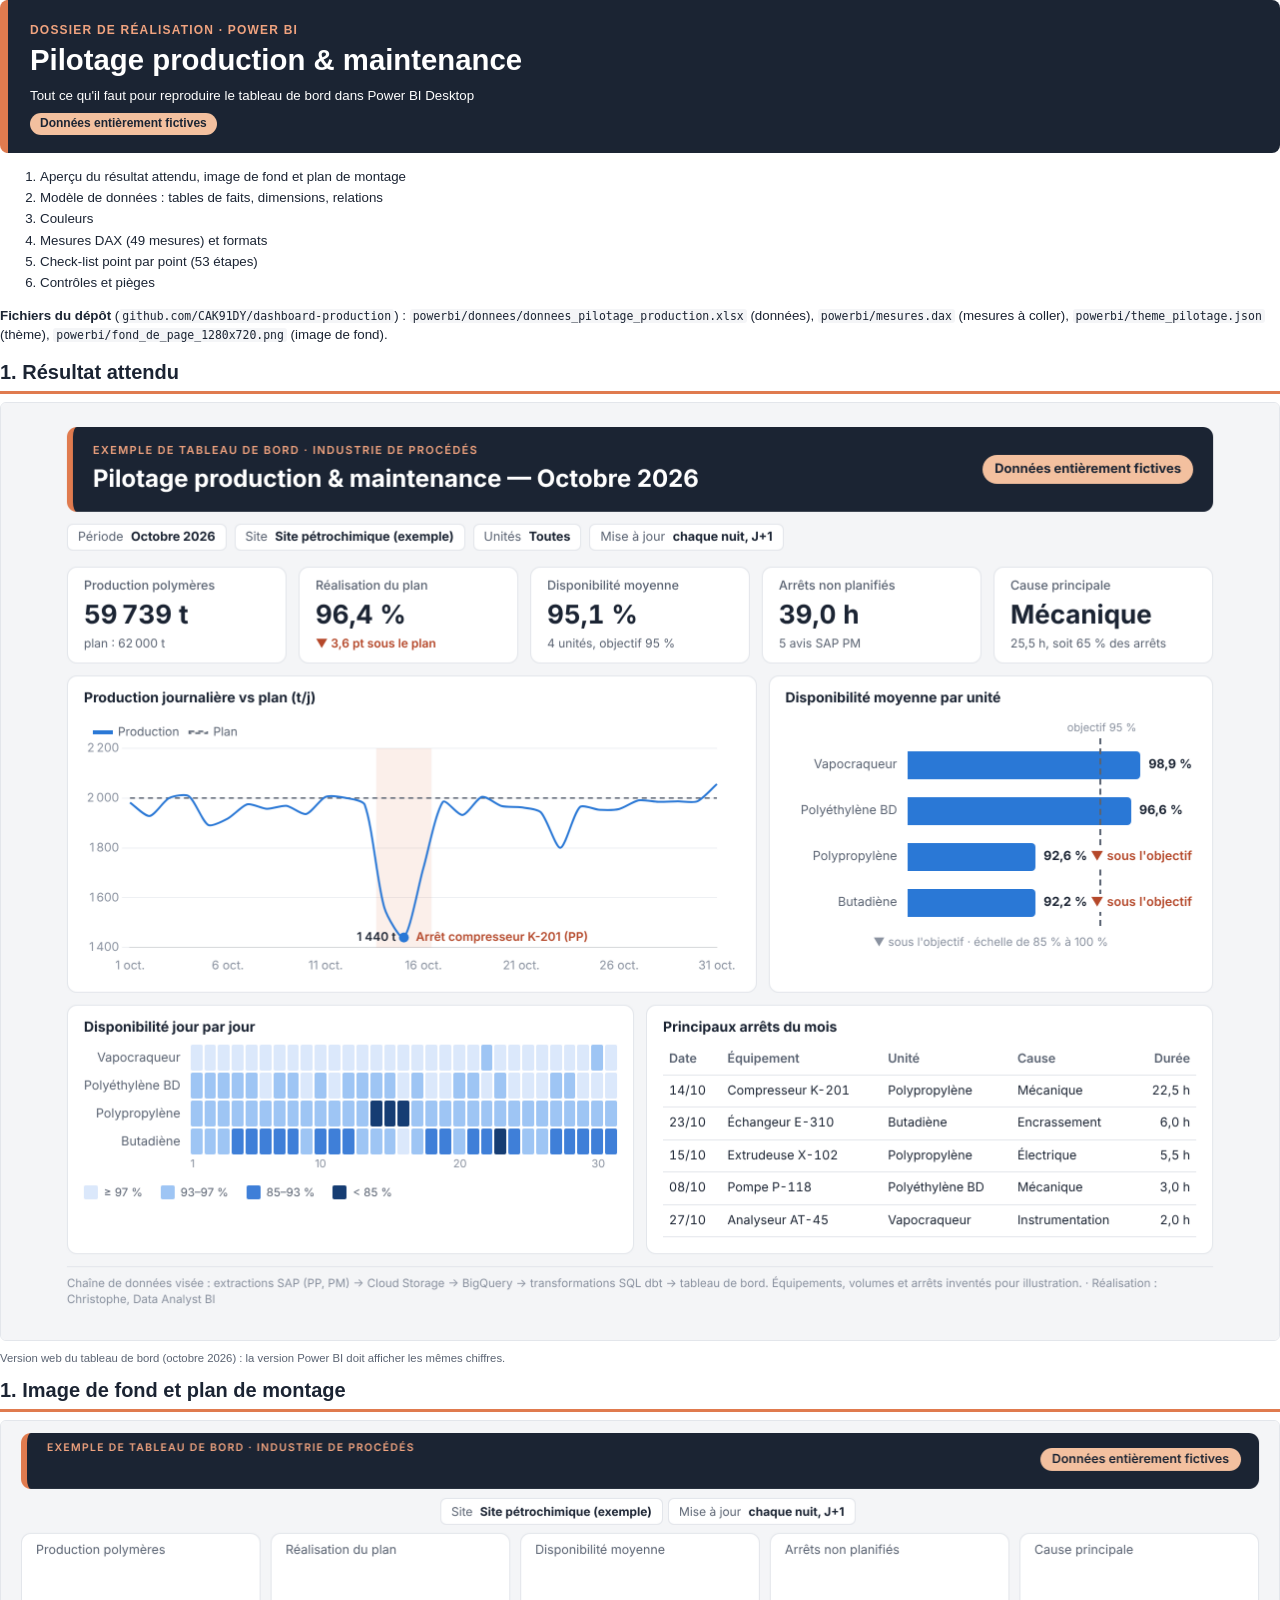
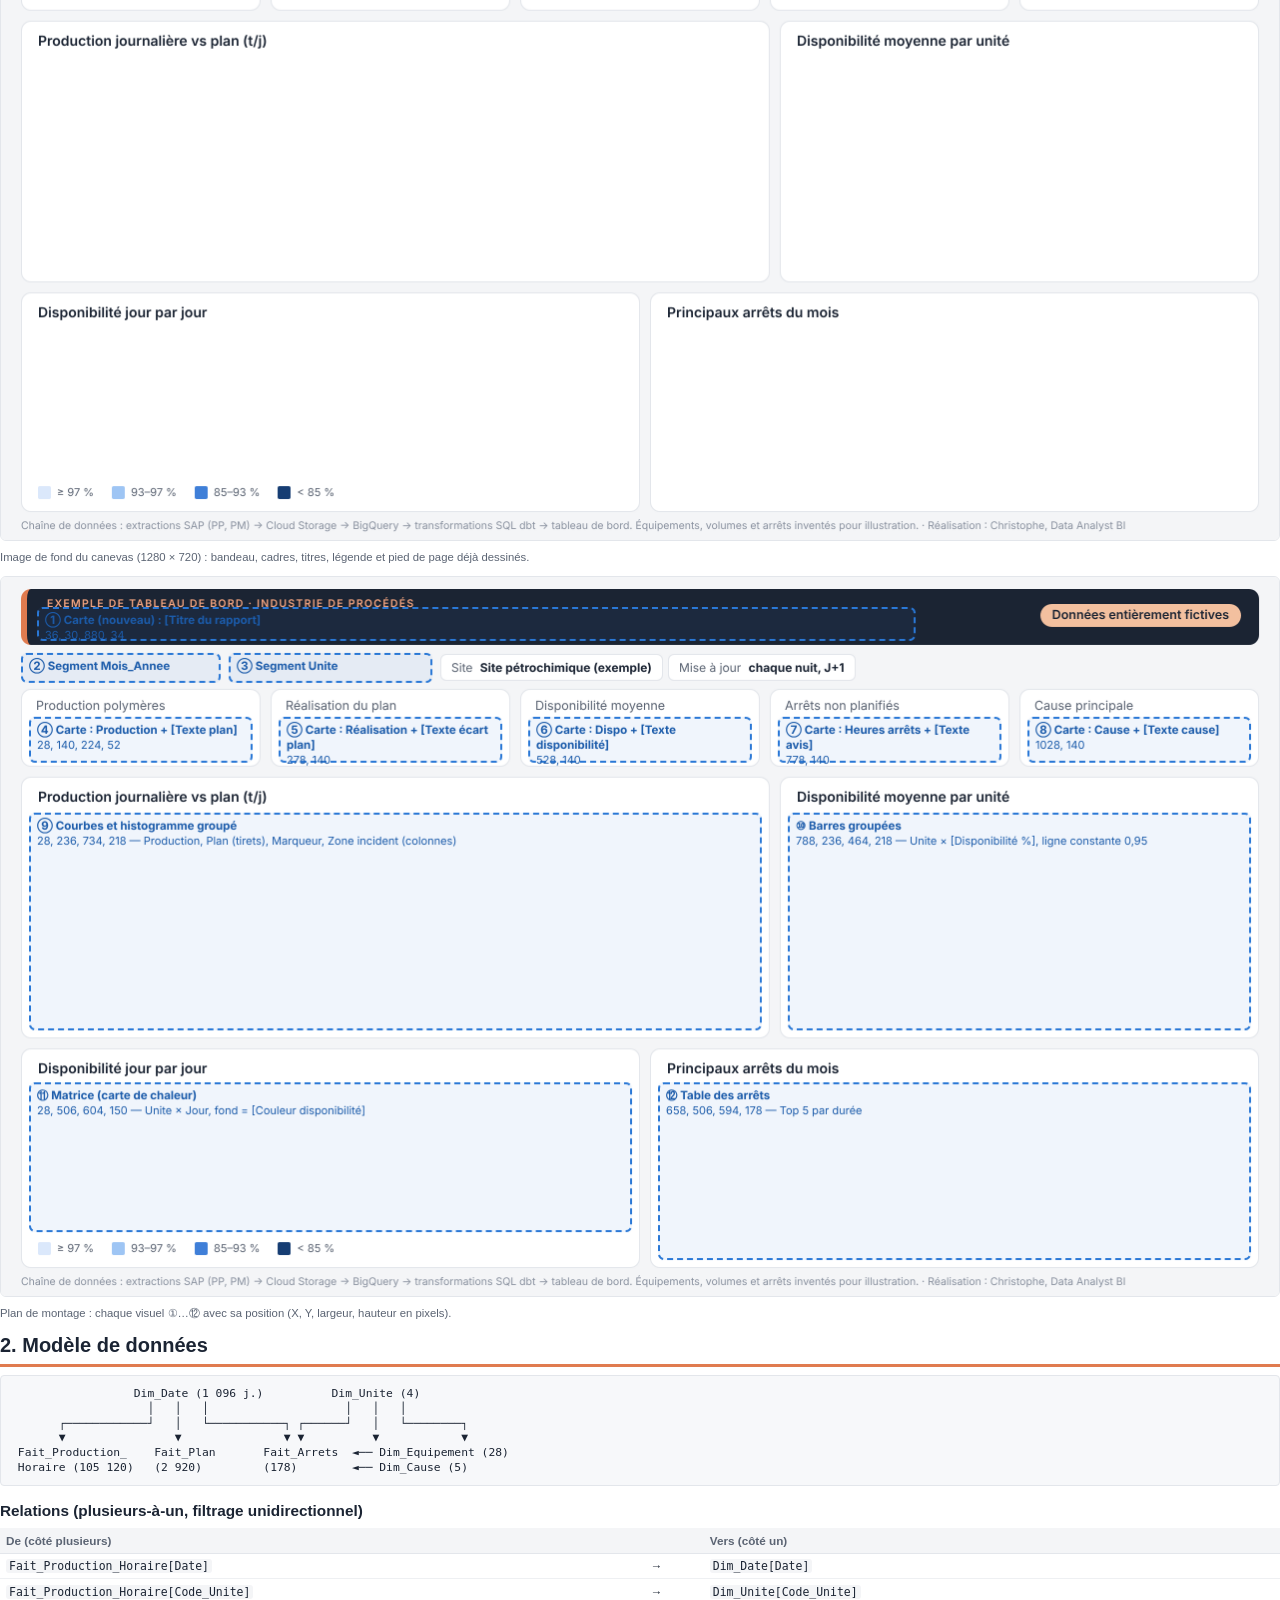
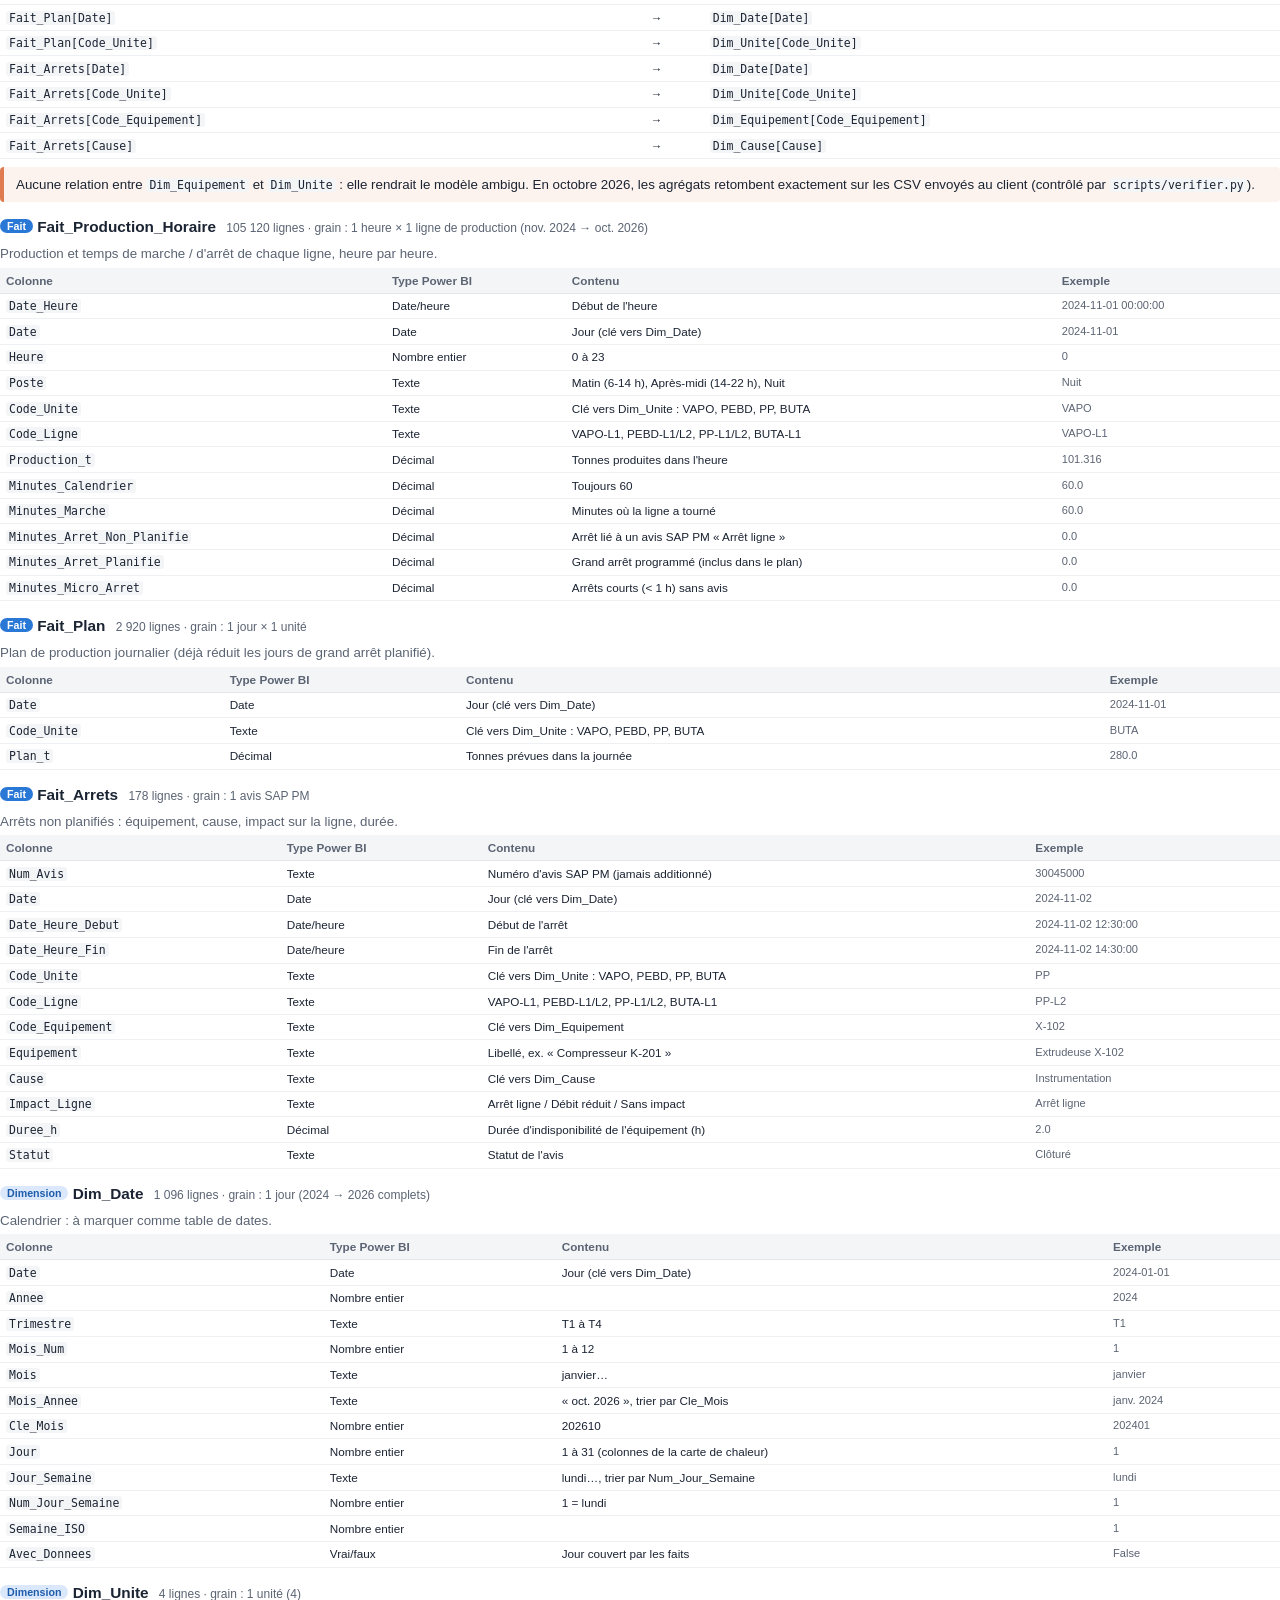
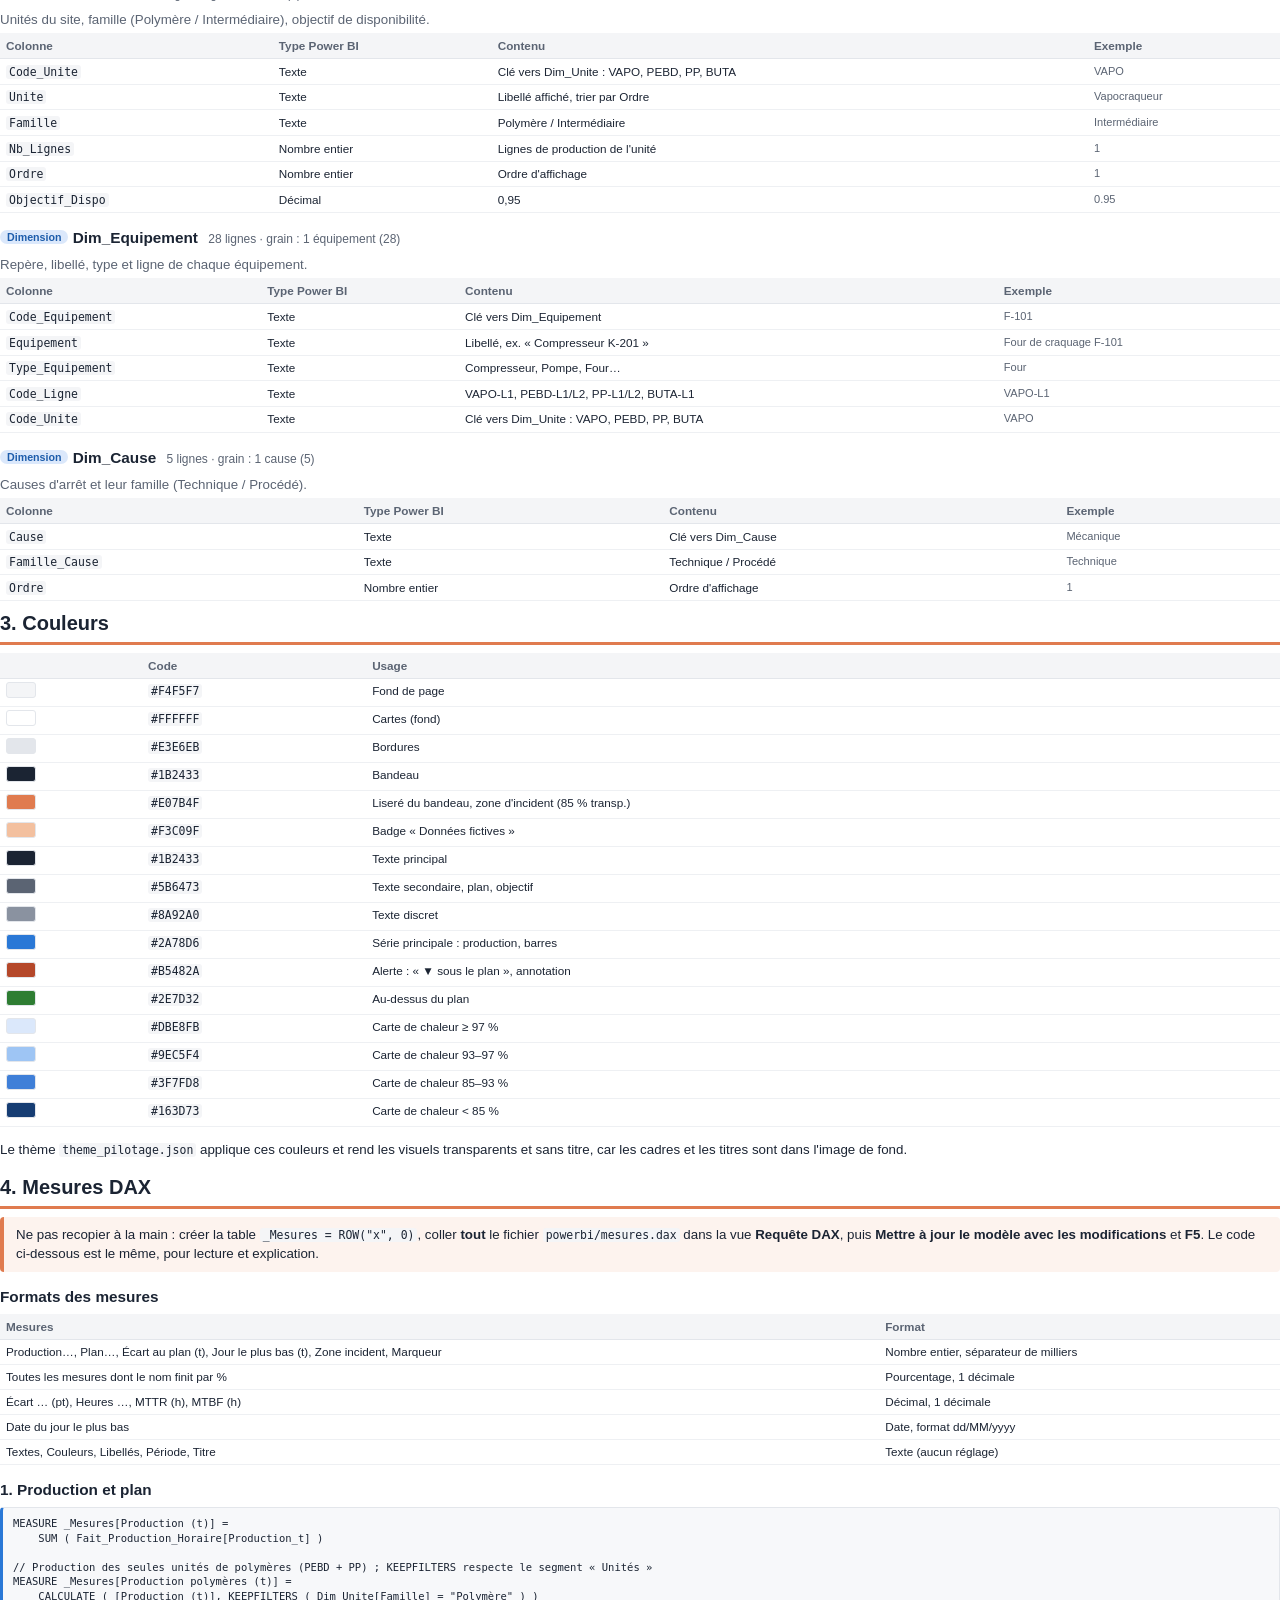
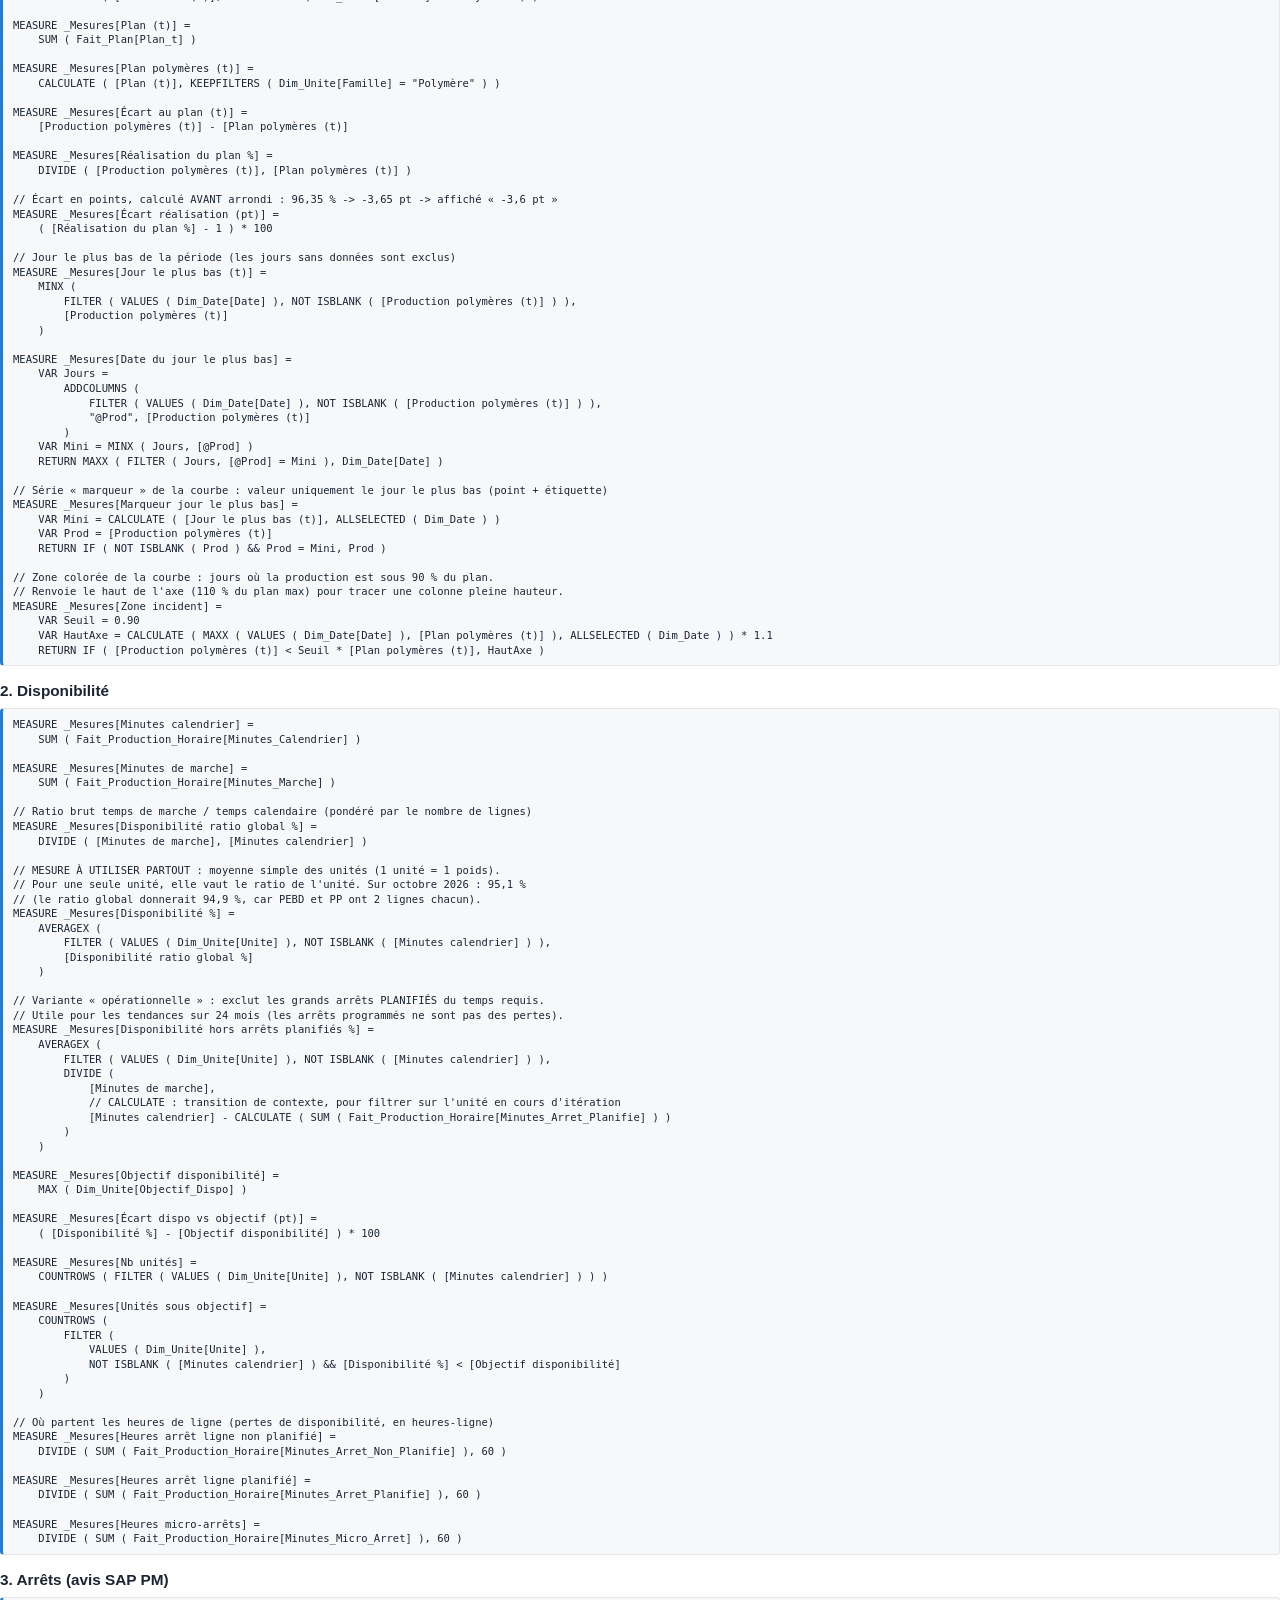
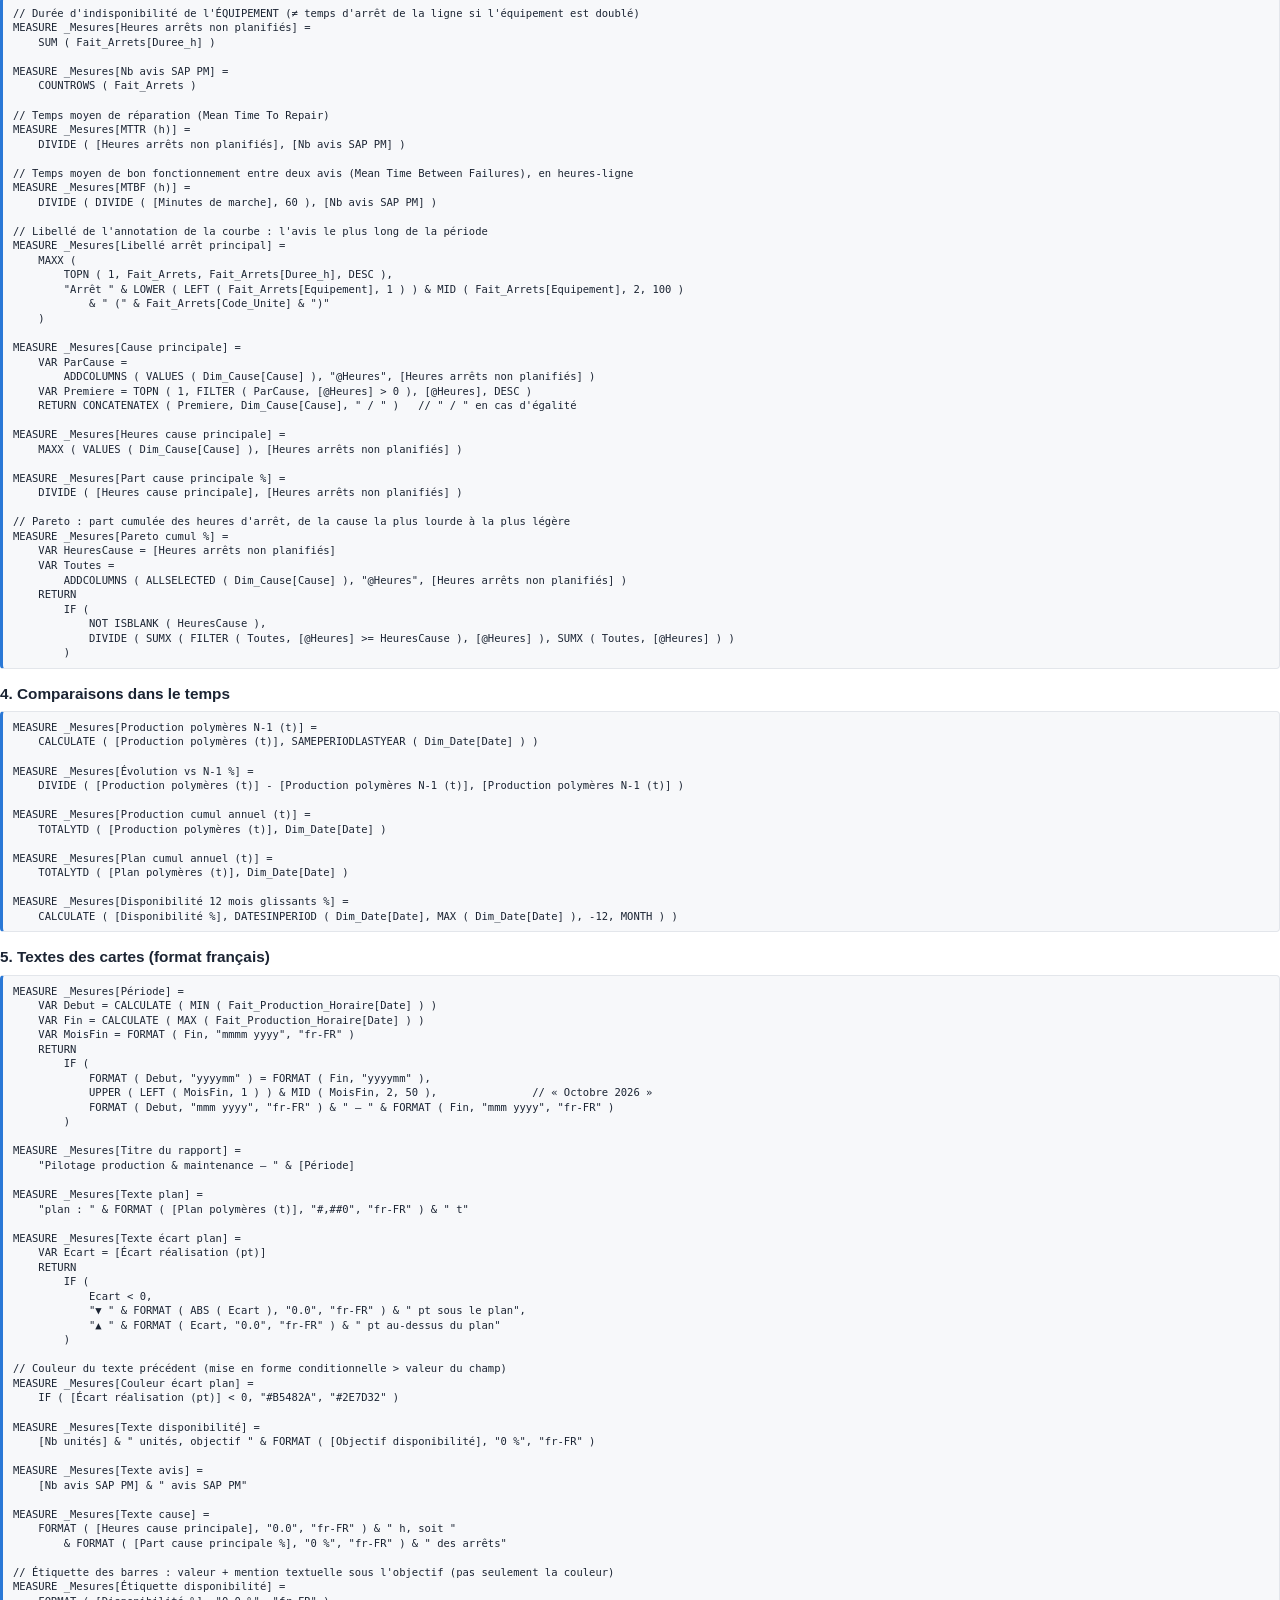
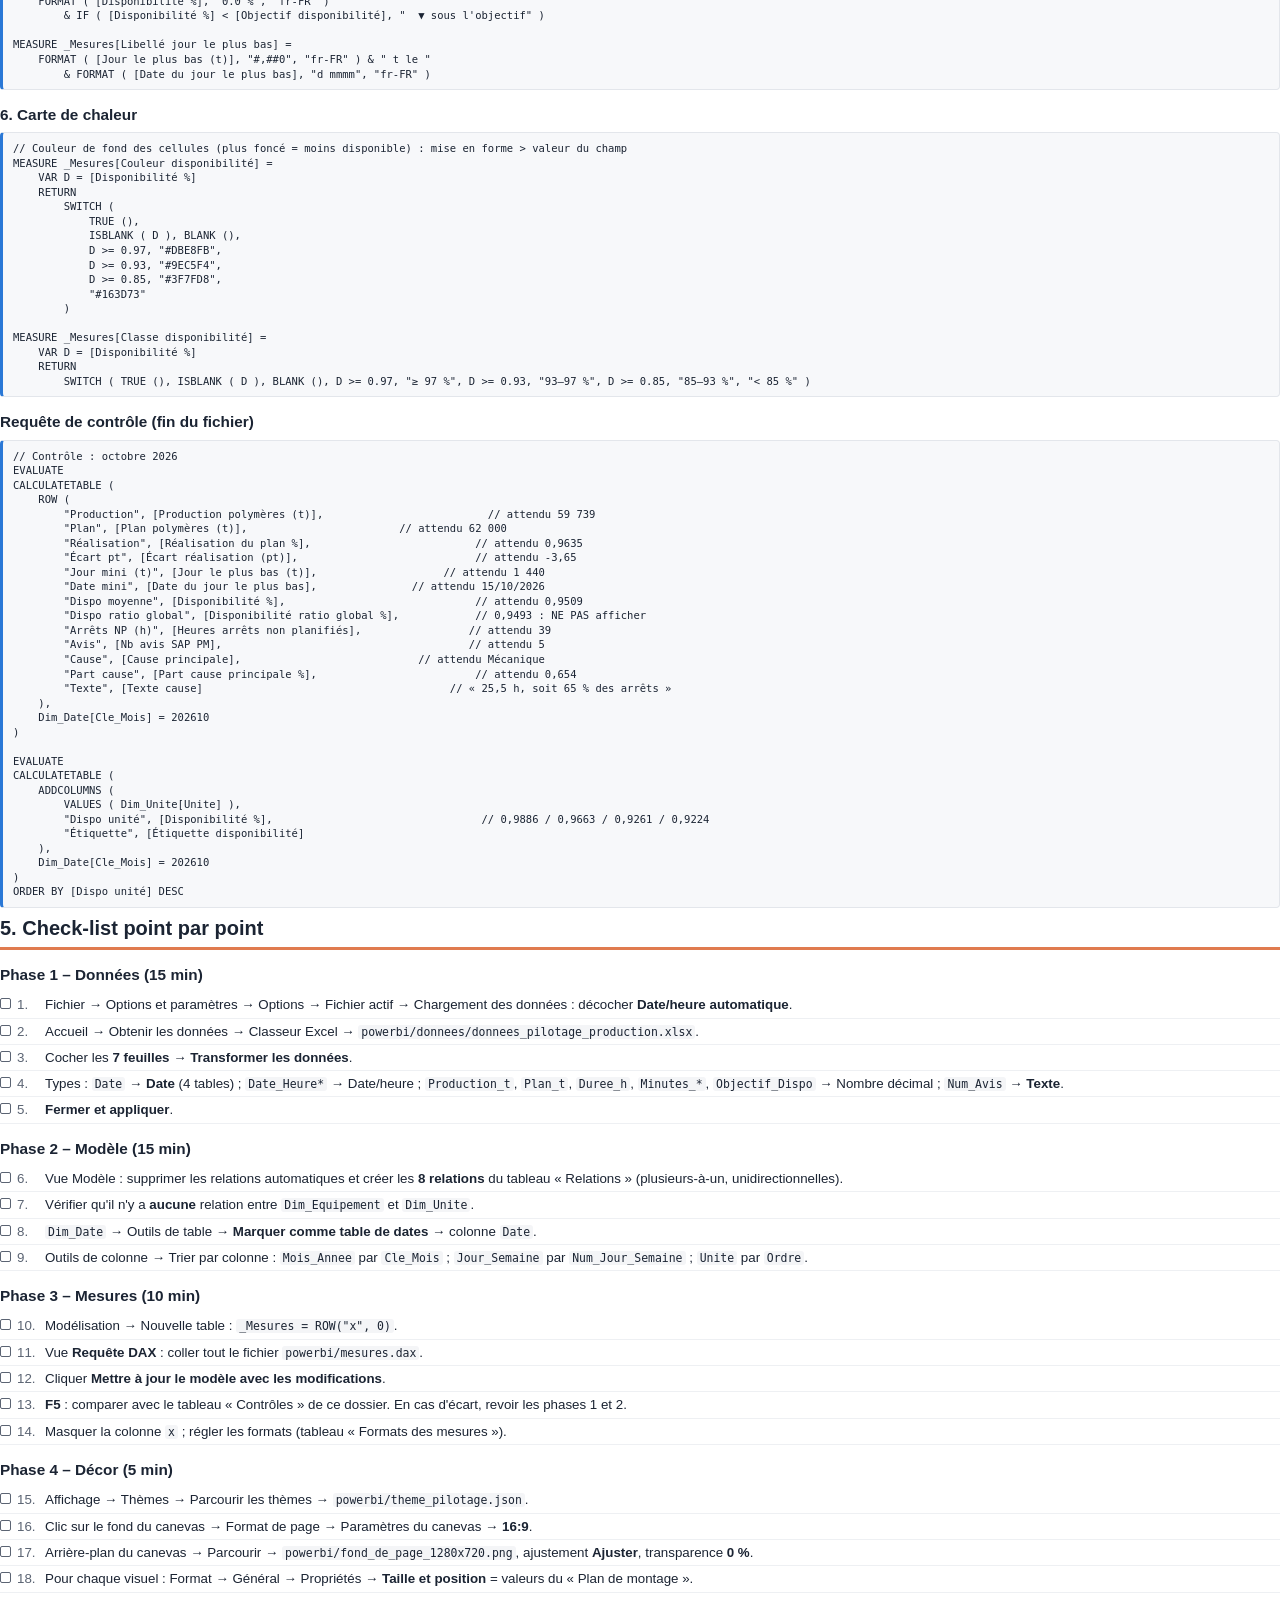
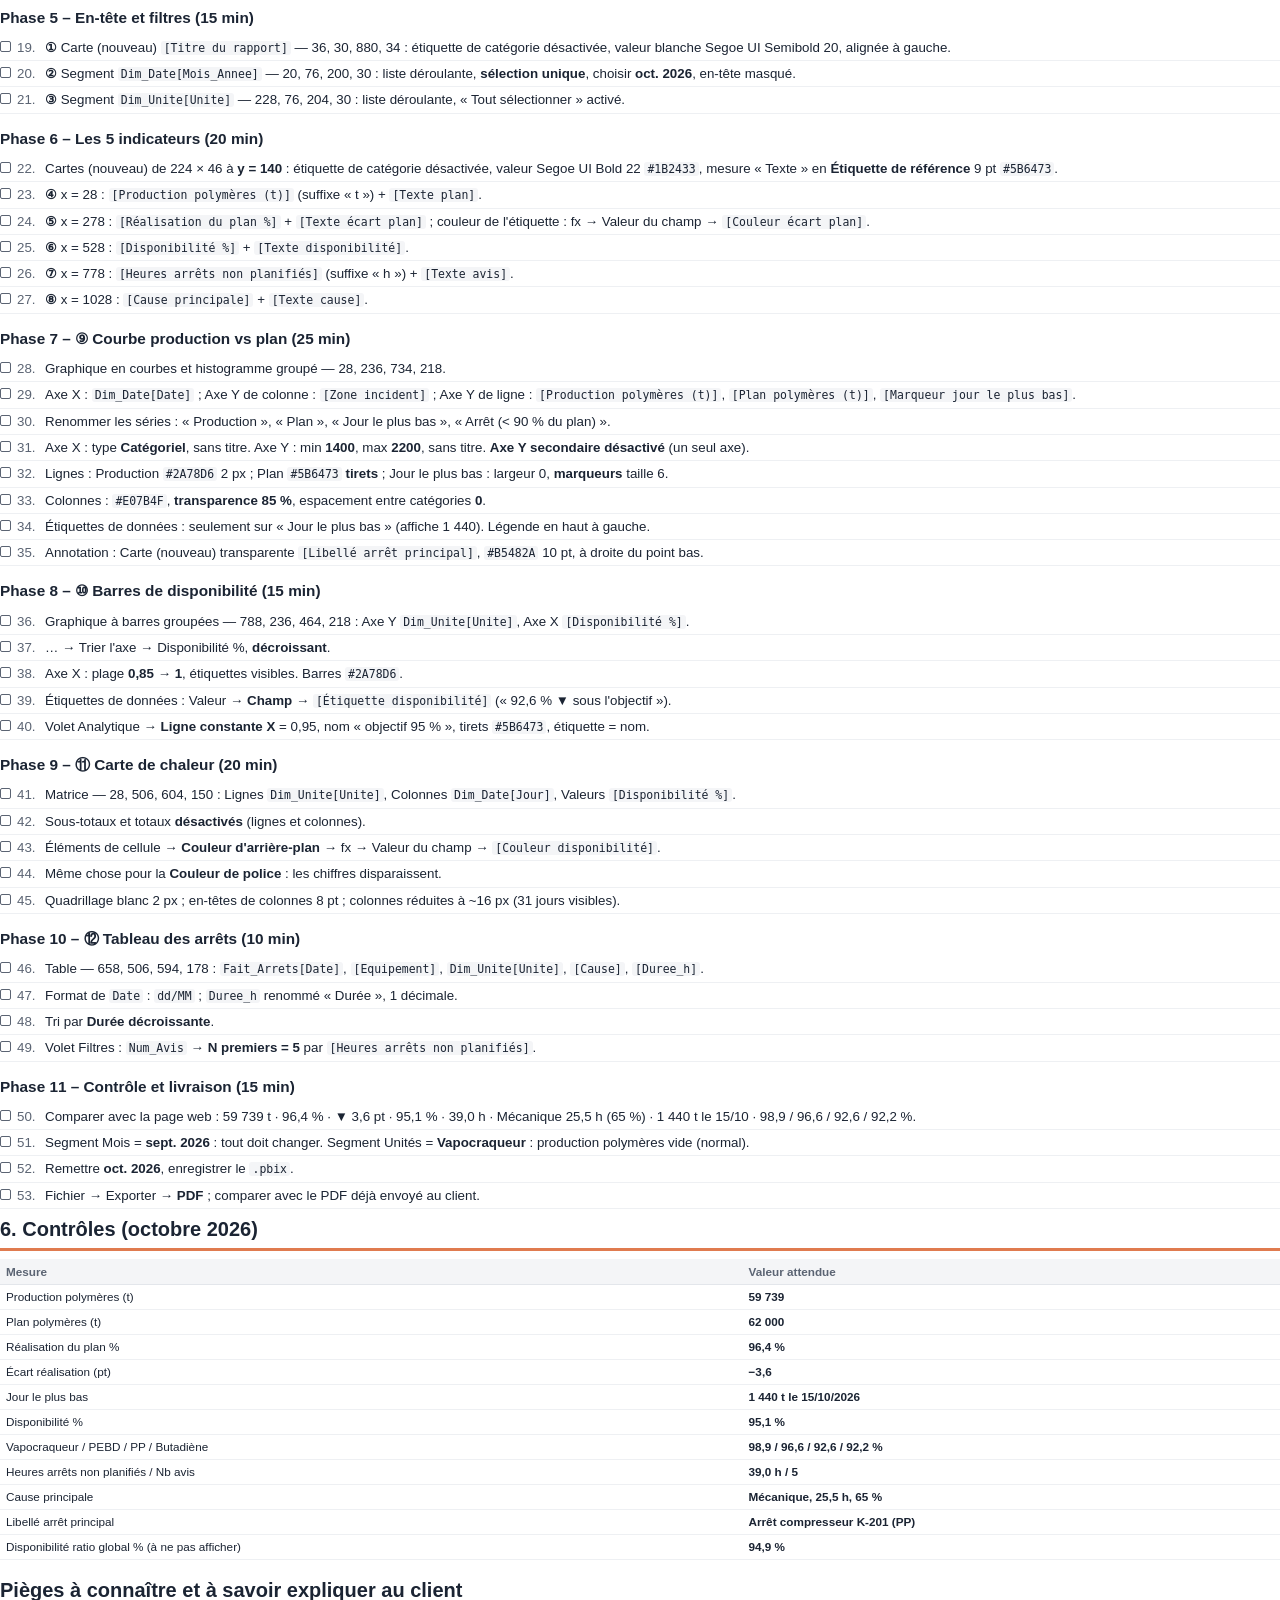
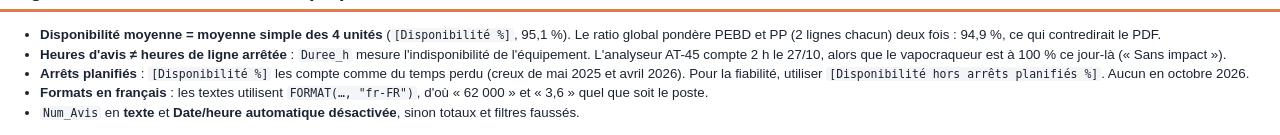
<file: powerbi/dossier_power_bi.html>
<!doctype html>
<html lang="fr"><head><meta charset="utf-8">
<title>Dossier de réalisation Power BI — Pilotage production & maintenance</title>
<style>
  @page { size: A4; margin: 14mm 13mm; }
  * { box-sizing: border-box; }
  body { font: 10pt/1.45 "Segoe UI", Inter, sans-serif; color: #1B2433; margin: 0; }
  h1 { font-size: 22pt; margin: 0 0 4px; }
  h2 { font-size: 15pt; margin: 0 0 8px; padding-bottom: 4px; border-bottom: 3px solid #E07B4F; break-after: avoid; }
  h3 { font-size: 11.5pt; margin: 14px 0 6px; break-after: avoid; }
  h3 small { font-weight: 400; color: #5B6473; font-size: 9pt; margin-left: 6px; }
  section { break-before: page; }
  section.premiere { break-before: auto; }
  .couverture { background: #1B2433; color: #fff; border-left: 8px solid #E07B4F; border-radius: 8px; padding: 18px 22px; margin-bottom: 14px; }
  .couverture p { margin: 4px 0 0; color: #F0A37F; font-size: 9pt; letter-spacing: .1em; text-transform: uppercase; font-weight: 600; }
  .badge { display: inline-block; background: #F3C09F; color: #1B2433; border-radius: 99px; padding: 2px 10px; font-weight: 600; font-size: 9pt; margin-top: 8px; }
  img { width: 100%; border: 1px solid #E3E6EB; border-radius: 6px; }
  figure { margin: 0 0 10px; break-inside: avoid; }
  figcaption { font-size: 8.5pt; color: #5B6473; margin-top: 3px; }
  table { width: 100%; border-collapse: collapse; font-size: 8.8pt; margin-bottom: 8px; break-inside: auto; }
  th { text-align: left; background: #F4F5F7; color: #5B6473; font-weight: 600; padding: 4px 6px; border-bottom: 1px solid #E3E6EB; }
  td { padding: 3.5px 6px; border-bottom: 1px solid #EEF0F3; vertical-align: top; }
  tr { break-inside: avoid; }
  td.ex { color: #5B6473; font-size: 8.3pt; }
  td i { display: inline-block; width: 30px; height: 16px; border-radius: 3px; border: 1px solid #E3E6EB; }
  code { font-family: Consolas, "DejaVu Sans Mono", monospace; font-size: 8.6pt; background: #F4F5F7; padding: 0 3px; border-radius: 3px; }
  pre { font: 7.9pt/1.38 Consolas, "DejaVu Sans Mono", monospace; background: #F7F8FA; border: 1px solid #E3E6EB; border-left: 3px solid #2A78D6;
         border-radius: 4px; padding: 8px 10px; white-space: pre-wrap; margin: 0 0 6px; }
  .table-bloc { break-inside: avoid; }
  .table-bloc p { margin: 0 0 4px; color: #5B6473; }
  .etiquette { font-size: 8pt; padding: 1px 7px; border-radius: 99px; vertical-align: 2px; }
  .fait { background: #2A78D6; color: #fff; } .dim { background: #DBE8FB; color: #1C5CAB; }
  ul.coches { list-style: none; padding: 0; margin: 0 0 6px; }
  ul.coches li { display: flex; gap: 6px; padding: 3px 0; border-bottom: 1px solid #EEF0F3; break-inside: avoid; }
  .case { flex: none; width: 11px; height: 11px; border: 1.5px solid #5B6473; border-radius: 2px; margin-top: 3px; }
  .num { flex: none; color: #5B6473; width: 22px; }
  .schema { font: 8.5pt/1.3 Consolas, "DejaVu Sans Mono", monospace; background: #F7F8FA; border: 1px solid #E3E6EB; border-radius: 4px; padding: 10px; white-space: pre; }
  .encadre { background: #FDF3EE; border-left: 4px solid #E07B4F; padding: 8px 12px; border-radius: 4px; margin: 8px 0; }
  .sommaire li { margin: 2px 0; }
  .deux { display: grid; grid-template-columns: 1fr 1fr; gap: 10px; }
</style></head>
<body>

<section class="premiere">
  <div class="couverture">
    <p>Dossier de réalisation · Power BI</p>
    <h1>Pilotage production &amp; maintenance</h1>
    <div>Tout ce qu'il faut pour reproduire le tableau de bord dans Power BI Desktop</div>
    <span class="badge">Données entièrement fictives</span>
  </div>
  <ol class="sommaire">
    <li>Aperçu du résultat attendu, image de fond et plan de montage</li>
    <li>Modèle de données : tables de faits, dimensions, relations</li>
    <li>Couleurs</li>
    <li>Mesures DAX (49 mesures) et formats</li>
    <li>Check-list point par point (53 étapes)</li>
    <li>Contrôles et pièges</li>
  </ol>
  <p><b>Fichiers du dépôt</b> (<code>github.com/CAK91DY/dashboard-production</code>) :
     <code>powerbi/donnees/donnees_pilotage_production.xlsx</code> (données), <code>powerbi/mesures.dax</code> (mesures à coller),
     <code>powerbi/theme_pilotage.json</code> (thème), <code>powerbi/fond_de_page_1280x720.png</code> (image de fond).</p>
  <h2>1. Résultat attendu</h2>
  <figure><img src="../graphiques/tableau_de_bord_octobre_2026.png" alt="Tableau de bord attendu">
    <figcaption>Version web du tableau de bord (octobre 2026) : la version Power BI doit afficher les mêmes chiffres.</figcaption></figure>
</section>

<section>
  <h2>1. Image de fond et plan de montage</h2>
  <figure><img src="fond_de_page_1280x720.png" alt="Image de fond">
    <figcaption>Image de fond du canevas (1280 × 720) : bandeau, cadres, titres, légende et pied de page déjà dessinés.</figcaption></figure>
  <figure><img src="plan_de_montage.png" alt="Plan de montage">
    <figcaption>Plan de montage : chaque visuel ①…⑫ avec sa position (X, Y, largeur, hauteur en pixels).</figcaption></figure>
</section>

<section>
  <h2>2. Modèle de données</h2>
  <div class="schema">                  Dim_Date (1 096 j.)          Dim_Unite (4)
                    │   │   │                    │   │   │
       ┌────────────┘   │   └───────────┐ ┌──────┘   │   └────────┐
       ▼                ▼               ▼ ▼          ▼            ▼
 Fait_Production_    Fait_Plan       Fait_Arrets  ◄── Dim_Equipement (28)
 Horaire (105 120)   (2 920)         (178)        ◄── Dim_Cause (5)</div>
  <h3>Relations (plusieurs-à-un, filtrage unidirectionnel)</h3>
  <table><thead><tr><th>De (côté plusieurs)</th><th></th><th>Vers (côté un)</th></tr></thead><tbody><tr><td><code>Fait_Production_Horaire[Date]</code></td><td>→</td><td><code>Dim_Date[Date]</code></td></tr><tr><td><code>Fait_Production_Horaire[Code_Unite]</code></td><td>→</td><td><code>Dim_Unite[Code_Unite]</code></td></tr><tr><td><code>Fait_Plan[Date]</code></td><td>→</td><td><code>Dim_Date[Date]</code></td></tr><tr><td><code>Fait_Plan[Code_Unite]</code></td><td>→</td><td><code>Dim_Unite[Code_Unite]</code></td></tr><tr><td><code>Fait_Arrets[Date]</code></td><td>→</td><td><code>Dim_Date[Date]</code></td></tr><tr><td><code>Fait_Arrets[Code_Unite]</code></td><td>→</td><td><code>Dim_Unite[Code_Unite]</code></td></tr><tr><td><code>Fait_Arrets[Code_Equipement]</code></td><td>→</td><td><code>Dim_Equipement[Code_Equipement]</code></td></tr><tr><td><code>Fait_Arrets[Cause]</code></td><td>→</td><td><code>Dim_Cause[Cause]</code></td></tr></tbody></table>
  <div class="encadre">Aucune relation entre <code>Dim_Equipement</code> et <code>Dim_Unite</code> : elle rendrait le modèle ambigu.
    En octobre 2026, les agrégats retombent exactement sur les CSV envoyés au client (contrôlé par <code>scripts/verifier.py</code>).</div>
  <div class="table-bloc">
          <h3><span class="etiquette fait">Fait</span> Fait_Production_Horaire
              <small>105 120 lignes · grain : 1 heure × 1 ligne de production (nov. 2024 → oct. 2026)</small></h3>
          <p>Production et temps de marche / d&#x27;arrêt de chaque ligne, heure par heure.</p>
          <table><thead><tr><th>Colonne</th><th>Type Power BI</th><th>Contenu</th><th>Exemple</th></tr></thead>
          <tbody><tr><td><code>Date_Heure</code></td><td>Date/heure</td><td>Début de l&#x27;heure</td><td class='ex'>2024-11-01 00:00:00</td></tr><tr><td><code>Date</code></td><td>Date</td><td>Jour (clé vers Dim_Date)</td><td class='ex'>2024-11-01</td></tr><tr><td><code>Heure</code></td><td>Nombre entier</td><td>0 à 23</td><td class='ex'>0</td></tr><tr><td><code>Poste</code></td><td>Texte</td><td>Matin (6-14 h), Après-midi (14-22 h), Nuit</td><td class='ex'>Nuit</td></tr><tr><td><code>Code_Unite</code></td><td>Texte</td><td>Clé vers Dim_Unite : VAPO, PEBD, PP, BUTA</td><td class='ex'>VAPO</td></tr><tr><td><code>Code_Ligne</code></td><td>Texte</td><td>VAPO-L1, PEBD-L1/L2, PP-L1/L2, BUTA-L1</td><td class='ex'>VAPO-L1</td></tr><tr><td><code>Production_t</code></td><td>Décimal</td><td>Tonnes produites dans l&#x27;heure</td><td class='ex'>101.316</td></tr><tr><td><code>Minutes_Calendrier</code></td><td>Décimal</td><td>Toujours 60</td><td class='ex'>60.0</td></tr><tr><td><code>Minutes_Marche</code></td><td>Décimal</td><td>Minutes où la ligne a tourné</td><td class='ex'>60.0</td></tr><tr><td><code>Minutes_Arret_Non_Planifie</code></td><td>Décimal</td><td>Arrêt lié à un avis SAP PM « Arrêt ligne »</td><td class='ex'>0.0</td></tr><tr><td><code>Minutes_Arret_Planifie</code></td><td>Décimal</td><td>Grand arrêt programmé (inclus dans le plan)</td><td class='ex'>0.0</td></tr><tr><td><code>Minutes_Micro_Arret</code></td><td>Décimal</td><td>Arrêts courts (&lt; 1 h) sans avis</td><td class='ex'>0.0</td></tr></tbody></table></div>
<div class="table-bloc">
          <h3><span class="etiquette fait">Fait</span> Fait_Plan
              <small>2 920 lignes · grain : 1 jour × 1 unité</small></h3>
          <p>Plan de production journalier (déjà réduit les jours de grand arrêt planifié).</p>
          <table><thead><tr><th>Colonne</th><th>Type Power BI</th><th>Contenu</th><th>Exemple</th></tr></thead>
          <tbody><tr><td><code>Date</code></td><td>Date</td><td>Jour (clé vers Dim_Date)</td><td class='ex'>2024-11-01</td></tr><tr><td><code>Code_Unite</code></td><td>Texte</td><td>Clé vers Dim_Unite : VAPO, PEBD, PP, BUTA</td><td class='ex'>BUTA</td></tr><tr><td><code>Plan_t</code></td><td>Décimal</td><td>Tonnes prévues dans la journée</td><td class='ex'>280.0</td></tr></tbody></table></div>
<div class="table-bloc">
          <h3><span class="etiquette fait">Fait</span> Fait_Arrets
              <small>178 lignes · grain : 1 avis SAP PM</small></h3>
          <p>Arrêts non planifiés : équipement, cause, impact sur la ligne, durée.</p>
          <table><thead><tr><th>Colonne</th><th>Type Power BI</th><th>Contenu</th><th>Exemple</th></tr></thead>
          <tbody><tr><td><code>Num_Avis</code></td><td>Texte</td><td>Numéro d&#x27;avis SAP PM (jamais additionné)</td><td class='ex'>30045000</td></tr><tr><td><code>Date</code></td><td>Date</td><td>Jour (clé vers Dim_Date)</td><td class='ex'>2024-11-02</td></tr><tr><td><code>Date_Heure_Debut</code></td><td>Date/heure</td><td>Début de l&#x27;arrêt</td><td class='ex'>2024-11-02 12:30:00</td></tr><tr><td><code>Date_Heure_Fin</code></td><td>Date/heure</td><td>Fin de l&#x27;arrêt</td><td class='ex'>2024-11-02 14:30:00</td></tr><tr><td><code>Code_Unite</code></td><td>Texte</td><td>Clé vers Dim_Unite : VAPO, PEBD, PP, BUTA</td><td class='ex'>PP</td></tr><tr><td><code>Code_Ligne</code></td><td>Texte</td><td>VAPO-L1, PEBD-L1/L2, PP-L1/L2, BUTA-L1</td><td class='ex'>PP-L2</td></tr><tr><td><code>Code_Equipement</code></td><td>Texte</td><td>Clé vers Dim_Equipement</td><td class='ex'>X-102</td></tr><tr><td><code>Equipement</code></td><td>Texte</td><td>Libellé, ex. « Compresseur K-201 »</td><td class='ex'>Extrudeuse X-102</td></tr><tr><td><code>Cause</code></td><td>Texte</td><td>Clé vers Dim_Cause</td><td class='ex'>Instrumentation</td></tr><tr><td><code>Impact_Ligne</code></td><td>Texte</td><td>Arrêt ligne / Débit réduit / Sans impact</td><td class='ex'>Arrêt ligne</td></tr><tr><td><code>Duree_h</code></td><td>Décimal</td><td>Durée d&#x27;indisponibilité de l&#x27;équipement (h)</td><td class='ex'>2.0</td></tr><tr><td><code>Statut</code></td><td>Texte</td><td>Statut de l&#x27;avis</td><td class='ex'>Clôturé</td></tr></tbody></table></div>
<div class="table-bloc">
          <h3><span class="etiquette dim">Dimension</span> Dim_Date
              <small>1 096 lignes · grain : 1 jour (2024 → 2026 complets)</small></h3>
          <p>Calendrier : à marquer comme table de dates.</p>
          <table><thead><tr><th>Colonne</th><th>Type Power BI</th><th>Contenu</th><th>Exemple</th></tr></thead>
          <tbody><tr><td><code>Date</code></td><td>Date</td><td>Jour (clé vers Dim_Date)</td><td class='ex'>2024-01-01</td></tr><tr><td><code>Annee</code></td><td>Nombre entier</td><td></td><td class='ex'>2024</td></tr><tr><td><code>Trimestre</code></td><td>Texte</td><td>T1 à T4</td><td class='ex'>T1</td></tr><tr><td><code>Mois_Num</code></td><td>Nombre entier</td><td>1 à 12</td><td class='ex'>1</td></tr><tr><td><code>Mois</code></td><td>Texte</td><td>janvier…</td><td class='ex'>janvier</td></tr><tr><td><code>Mois_Annee</code></td><td>Texte</td><td>« oct. 2026 », trier par Cle_Mois</td><td class='ex'>janv. 2024</td></tr><tr><td><code>Cle_Mois</code></td><td>Nombre entier</td><td>202610</td><td class='ex'>202401</td></tr><tr><td><code>Jour</code></td><td>Nombre entier</td><td>1 à 31 (colonnes de la carte de chaleur)</td><td class='ex'>1</td></tr><tr><td><code>Jour_Semaine</code></td><td>Texte</td><td>lundi…, trier par Num_Jour_Semaine</td><td class='ex'>lundi</td></tr><tr><td><code>Num_Jour_Semaine</code></td><td>Nombre entier</td><td>1 = lundi</td><td class='ex'>1</td></tr><tr><td><code>Semaine_ISO</code></td><td>Nombre entier</td><td></td><td class='ex'>1</td></tr><tr><td><code>Avec_Donnees</code></td><td>Vrai/faux</td><td>Jour couvert par les faits</td><td class='ex'>False</td></tr></tbody></table></div>
<div class="table-bloc">
          <h3><span class="etiquette dim">Dimension</span> Dim_Unite
              <small>4 lignes · grain : 1 unité (4)</small></h3>
          <p>Unités du site, famille (Polymère / Intermédiaire), objectif de disponibilité.</p>
          <table><thead><tr><th>Colonne</th><th>Type Power BI</th><th>Contenu</th><th>Exemple</th></tr></thead>
          <tbody><tr><td><code>Code_Unite</code></td><td>Texte</td><td>Clé vers Dim_Unite : VAPO, PEBD, PP, BUTA</td><td class='ex'>VAPO</td></tr><tr><td><code>Unite</code></td><td>Texte</td><td>Libellé affiché, trier par Ordre</td><td class='ex'>Vapocraqueur</td></tr><tr><td><code>Famille</code></td><td>Texte</td><td>Polymère / Intermédiaire</td><td class='ex'>Intermédiaire</td></tr><tr><td><code>Nb_Lignes</code></td><td>Nombre entier</td><td>Lignes de production de l&#x27;unité</td><td class='ex'>1</td></tr><tr><td><code>Ordre</code></td><td>Nombre entier</td><td>Ordre d&#x27;affichage</td><td class='ex'>1</td></tr><tr><td><code>Objectif_Dispo</code></td><td>Décimal</td><td>0,95</td><td class='ex'>0.95</td></tr></tbody></table></div>
<div class="table-bloc">
          <h3><span class="etiquette dim">Dimension</span> Dim_Equipement
              <small>28 lignes · grain : 1 équipement (28)</small></h3>
          <p>Repère, libellé, type et ligne de chaque équipement.</p>
          <table><thead><tr><th>Colonne</th><th>Type Power BI</th><th>Contenu</th><th>Exemple</th></tr></thead>
          <tbody><tr><td><code>Code_Equipement</code></td><td>Texte</td><td>Clé vers Dim_Equipement</td><td class='ex'>F-101</td></tr><tr><td><code>Equipement</code></td><td>Texte</td><td>Libellé, ex. « Compresseur K-201 »</td><td class='ex'>Four de craquage F-101</td></tr><tr><td><code>Type_Equipement</code></td><td>Texte</td><td>Compresseur, Pompe, Four…</td><td class='ex'>Four</td></tr><tr><td><code>Code_Ligne</code></td><td>Texte</td><td>VAPO-L1, PEBD-L1/L2, PP-L1/L2, BUTA-L1</td><td class='ex'>VAPO-L1</td></tr><tr><td><code>Code_Unite</code></td><td>Texte</td><td>Clé vers Dim_Unite : VAPO, PEBD, PP, BUTA</td><td class='ex'>VAPO</td></tr></tbody></table></div>
<div class="table-bloc">
          <h3><span class="etiquette dim">Dimension</span> Dim_Cause
              <small>5 lignes · grain : 1 cause (5)</small></h3>
          <p>Causes d&#x27;arrêt et leur famille (Technique / Procédé).</p>
          <table><thead><tr><th>Colonne</th><th>Type Power BI</th><th>Contenu</th><th>Exemple</th></tr></thead>
          <tbody><tr><td><code>Cause</code></td><td>Texte</td><td>Clé vers Dim_Cause</td><td class='ex'>Mécanique</td></tr><tr><td><code>Famille_Cause</code></td><td>Texte</td><td>Technique / Procédé</td><td class='ex'>Technique</td></tr><tr><td><code>Ordre</code></td><td>Nombre entier</td><td>Ordre d&#x27;affichage</td><td class='ex'>1</td></tr></tbody></table></div>
</section>

<section>
  <h2>3. Couleurs</h2>
  <table><thead><tr><th></th><th>Code</th><th>Usage</th></tr></thead><tbody><tr><td><i style='background:#F4F5F7'></i></td><td><code>#F4F5F7</code></td><td>Fond de page</td></tr><tr><td><i style='background:#FFFFFF'></i></td><td><code>#FFFFFF</code></td><td>Cartes (fond)</td></tr><tr><td><i style='background:#E3E6EB'></i></td><td><code>#E3E6EB</code></td><td>Bordures</td></tr><tr><td><i style='background:#1B2433'></i></td><td><code>#1B2433</code></td><td>Bandeau</td></tr><tr><td><i style='background:#E07B4F'></i></td><td><code>#E07B4F</code></td><td>Liseré du bandeau, zone d&#x27;incident (85 % transp.)</td></tr><tr><td><i style='background:#F3C09F'></i></td><td><code>#F3C09F</code></td><td>Badge « Données fictives »</td></tr><tr><td><i style='background:#1B2433'></i></td><td><code>#1B2433</code></td><td>Texte principal</td></tr><tr><td><i style='background:#5B6473'></i></td><td><code>#5B6473</code></td><td>Texte secondaire, plan, objectif</td></tr><tr><td><i style='background:#8A92A0'></i></td><td><code>#8A92A0</code></td><td>Texte discret</td></tr><tr><td><i style='background:#2A78D6'></i></td><td><code>#2A78D6</code></td><td>Série principale : production, barres</td></tr><tr><td><i style='background:#B5482A'></i></td><td><code>#B5482A</code></td><td>Alerte : « ▼ sous le plan », annotation</td></tr><tr><td><i style='background:#2E7D32'></i></td><td><code>#2E7D32</code></td><td>Au-dessus du plan</td></tr><tr><td><i style='background:#DBE8FB'></i></td><td><code>#DBE8FB</code></td><td>Carte de chaleur ≥ 97 %</td></tr><tr><td><i style='background:#9EC5F4'></i></td><td><code>#9EC5F4</code></td><td>Carte de chaleur 93–97 %</td></tr><tr><td><i style='background:#3F7FD8'></i></td><td><code>#3F7FD8</code></td><td>Carte de chaleur 85–93 %</td></tr><tr><td><i style='background:#163D73'></i></td><td><code>#163D73</code></td><td>Carte de chaleur &lt; 85 %</td></tr></tbody></table>
  <p>Le thème <code>theme_pilotage.json</code> applique ces couleurs et rend les visuels transparents et sans titre,
     car les cadres et les titres sont dans l'image de fond.</p>
</section>

<section>
  <h2>4. Mesures DAX</h2>
  <div class="encadre">Ne pas recopier à la main : créer la table <code>_Mesures = ROW("x", 0)</code>, coller <b>tout</b> le fichier
    <code>powerbi/mesures.dax</code> dans la vue <b>Requête DAX</b>, puis <b>Mettre à jour le modèle avec les modifications</b> et <b>F5</b>.
    Le code ci-dessous est le même, pour lecture et explication.</div>
  <h3>Formats des mesures</h3>
  <table><thead><tr><th>Mesures</th><th>Format</th></tr></thead><tbody><tr><td>Production…, Plan…, Écart au plan (t), Jour le plus bas (t), Zone incident, Marqueur</td><td>Nombre entier, séparateur de milliers</td></tr><tr><td>Toutes les mesures dont le nom finit par %</td><td>Pourcentage, 1 décimale</td></tr><tr><td>Écart … (pt), Heures …, MTTR (h), MTBF (h)</td><td>Décimal, 1 décimale</td></tr><tr><td>Date du jour le plus bas</td><td>Date, format dd/MM/yyyy</td></tr><tr><td>Textes, Couleurs, Libellés, Période, Titre</td><td>Texte (aucun réglage)</td></tr></tbody></table>
  <h3>1. Production et plan</h3><pre>MEASURE _Mesures[Production (t)] =
    SUM ( Fait_Production_Horaire[Production_t] )

// Production des seules unités de polymères (PEBD + PP) ; KEEPFILTERS respecte le segment « Unités »
MEASURE _Mesures[Production polymères (t)] =
    CALCULATE ( [Production (t)], KEEPFILTERS ( Dim_Unite[Famille] = &quot;Polymère&quot; ) )

MEASURE _Mesures[Plan (t)] =
    SUM ( Fait_Plan[Plan_t] )

MEASURE _Mesures[Plan polymères (t)] =
    CALCULATE ( [Plan (t)], KEEPFILTERS ( Dim_Unite[Famille] = &quot;Polymère&quot; ) )

MEASURE _Mesures[Écart au plan (t)] =
    [Production polymères (t)] - [Plan polymères (t)]

MEASURE _Mesures[Réalisation du plan %] =
    DIVIDE ( [Production polymères (t)], [Plan polymères (t)] )

// Écart en points, calculé AVANT arrondi : 96,35 % -&gt; -3,65 pt -&gt; affiché « -3,6 pt »
MEASURE _Mesures[Écart réalisation (pt)] =
    ( [Réalisation du plan %] - 1 ) * 100

// Jour le plus bas de la période (les jours sans données sont exclus)
MEASURE _Mesures[Jour le plus bas (t)] =
    MINX (
        FILTER ( VALUES ( Dim_Date[Date] ), NOT ISBLANK ( [Production polymères (t)] ) ),
        [Production polymères (t)]
    )

MEASURE _Mesures[Date du jour le plus bas] =
    VAR Jours =
        ADDCOLUMNS (
            FILTER ( VALUES ( Dim_Date[Date] ), NOT ISBLANK ( [Production polymères (t)] ) ),
            &quot;@Prod&quot;, [Production polymères (t)]
        )
    VAR Mini = MINX ( Jours, [@Prod] )
    RETURN MAXX ( FILTER ( Jours, [@Prod] = Mini ), Dim_Date[Date] )

// Série « marqueur » de la courbe : valeur uniquement le jour le plus bas (point + étiquette)
MEASURE _Mesures[Marqueur jour le plus bas] =
    VAR Mini = CALCULATE ( [Jour le plus bas (t)], ALLSELECTED ( Dim_Date ) )
    VAR Prod = [Production polymères (t)]
    RETURN IF ( NOT ISBLANK ( Prod ) &amp;&amp; Prod = Mini, Prod )

// Zone colorée de la courbe : jours où la production est sous 90 % du plan.
// Renvoie le haut de l&#x27;axe (110 % du plan max) pour tracer une colonne pleine hauteur.
MEASURE _Mesures[Zone incident] =
    VAR Seuil = 0.90
    VAR HautAxe = CALCULATE ( MAXX ( VALUES ( Dim_Date[Date] ), [Plan polymères (t)] ), ALLSELECTED ( Dim_Date ) ) * 1.1
    RETURN IF ( [Production polymères (t)] &lt; Seuil * [Plan polymères (t)], HautAxe )</pre>
<h3>2. Disponibilité</h3><pre>MEASURE _Mesures[Minutes calendrier] =
    SUM ( Fait_Production_Horaire[Minutes_Calendrier] )

MEASURE _Mesures[Minutes de marche] =
    SUM ( Fait_Production_Horaire[Minutes_Marche] )

// Ratio brut temps de marche / temps calendaire (pondéré par le nombre de lignes)
MEASURE _Mesures[Disponibilité ratio global %] =
    DIVIDE ( [Minutes de marche], [Minutes calendrier] )

// MESURE À UTILISER PARTOUT : moyenne simple des unités (1 unité = 1 poids).
// Pour une seule unité, elle vaut le ratio de l&#x27;unité. Sur octobre 2026 : 95,1 %
// (le ratio global donnerait 94,9 %, car PEBD et PP ont 2 lignes chacun).
MEASURE _Mesures[Disponibilité %] =
    AVERAGEX (
        FILTER ( VALUES ( Dim_Unite[Unite] ), NOT ISBLANK ( [Minutes calendrier] ) ),
        [Disponibilité ratio global %]
    )

// Variante « opérationnelle » : exclut les grands arrêts PLANIFIÉS du temps requis.
// Utile pour les tendances sur 24 mois (les arrêts programmés ne sont pas des pertes).
MEASURE _Mesures[Disponibilité hors arrêts planifiés %] =
    AVERAGEX (
        FILTER ( VALUES ( Dim_Unite[Unite] ), NOT ISBLANK ( [Minutes calendrier] ) ),
        DIVIDE (
            [Minutes de marche],
            // CALCULATE : transition de contexte, pour filtrer sur l&#x27;unité en cours d&#x27;itération
            [Minutes calendrier] - CALCULATE ( SUM ( Fait_Production_Horaire[Minutes_Arret_Planifie] ) )
        )
    )

MEASURE _Mesures[Objectif disponibilité] =
    MAX ( Dim_Unite[Objectif_Dispo] )

MEASURE _Mesures[Écart dispo vs objectif (pt)] =
    ( [Disponibilité %] - [Objectif disponibilité] ) * 100

MEASURE _Mesures[Nb unités] =
    COUNTROWS ( FILTER ( VALUES ( Dim_Unite[Unite] ), NOT ISBLANK ( [Minutes calendrier] ) ) )

MEASURE _Mesures[Unités sous objectif] =
    COUNTROWS (
        FILTER (
            VALUES ( Dim_Unite[Unite] ),
            NOT ISBLANK ( [Minutes calendrier] ) &amp;&amp; [Disponibilité %] &lt; [Objectif disponibilité]
        )
    )

// Où partent les heures de ligne (pertes de disponibilité, en heures-ligne)
MEASURE _Mesures[Heures arrêt ligne non planifié] =
    DIVIDE ( SUM ( Fait_Production_Horaire[Minutes_Arret_Non_Planifie] ), 60 )

MEASURE _Mesures[Heures arrêt ligne planifié] =
    DIVIDE ( SUM ( Fait_Production_Horaire[Minutes_Arret_Planifie] ), 60 )

MEASURE _Mesures[Heures micro-arrêts] =
    DIVIDE ( SUM ( Fait_Production_Horaire[Minutes_Micro_Arret] ), 60 )</pre>
<h3>3. Arrêts (avis SAP PM)</h3><pre>// Durée d&#x27;indisponibilité de l&#x27;ÉQUIPEMENT (≠ temps d&#x27;arrêt de la ligne si l&#x27;équipement est doublé)
MEASURE _Mesures[Heures arrêts non planifiés] =
    SUM ( Fait_Arrets[Duree_h] )

MEASURE _Mesures[Nb avis SAP PM] =
    COUNTROWS ( Fait_Arrets )

// Temps moyen de réparation (Mean Time To Repair)
MEASURE _Mesures[MTTR (h)] =
    DIVIDE ( [Heures arrêts non planifiés], [Nb avis SAP PM] )

// Temps moyen de bon fonctionnement entre deux avis (Mean Time Between Failures), en heures-ligne
MEASURE _Mesures[MTBF (h)] =
    DIVIDE ( DIVIDE ( [Minutes de marche], 60 ), [Nb avis SAP PM] )

// Libellé de l&#x27;annotation de la courbe : l&#x27;avis le plus long de la période
MEASURE _Mesures[Libellé arrêt principal] =
    MAXX (
        TOPN ( 1, Fait_Arrets, Fait_Arrets[Duree_h], DESC ),
        &quot;Arrêt &quot; &amp; LOWER ( LEFT ( Fait_Arrets[Equipement], 1 ) ) &amp; MID ( Fait_Arrets[Equipement], 2, 100 )
            &amp; &quot; (&quot; &amp; Fait_Arrets[Code_Unite] &amp; &quot;)&quot;
    )

MEASURE _Mesures[Cause principale] =
    VAR ParCause =
        ADDCOLUMNS ( VALUES ( Dim_Cause[Cause] ), &quot;@Heures&quot;, [Heures arrêts non planifiés] )
    VAR Premiere = TOPN ( 1, FILTER ( ParCause, [@Heures] &gt; 0 ), [@Heures], DESC )
    RETURN CONCATENATEX ( Premiere, Dim_Cause[Cause], &quot; / &quot; )   // &quot; / &quot; en cas d&#x27;égalité

MEASURE _Mesures[Heures cause principale] =
    MAXX ( VALUES ( Dim_Cause[Cause] ), [Heures arrêts non planifiés] )

MEASURE _Mesures[Part cause principale %] =
    DIVIDE ( [Heures cause principale], [Heures arrêts non planifiés] )

// Pareto : part cumulée des heures d&#x27;arrêt, de la cause la plus lourde à la plus légère
MEASURE _Mesures[Pareto cumul %] =
    VAR HeuresCause = [Heures arrêts non planifiés]
    VAR Toutes =
        ADDCOLUMNS ( ALLSELECTED ( Dim_Cause[Cause] ), &quot;@Heures&quot;, [Heures arrêts non planifiés] )
    RETURN
        IF (
            NOT ISBLANK ( HeuresCause ),
            DIVIDE ( SUMX ( FILTER ( Toutes, [@Heures] &gt;= HeuresCause ), [@Heures] ), SUMX ( Toutes, [@Heures] ) )
        )</pre>
<h3>4. Comparaisons dans le temps</h3><pre>MEASURE _Mesures[Production polymères N-1 (t)] =
    CALCULATE ( [Production polymères (t)], SAMEPERIODLASTYEAR ( Dim_Date[Date] ) )

MEASURE _Mesures[Évolution vs N-1 %] =
    DIVIDE ( [Production polymères (t)] - [Production polymères N-1 (t)], [Production polymères N-1 (t)] )

MEASURE _Mesures[Production cumul annuel (t)] =
    TOTALYTD ( [Production polymères (t)], Dim_Date[Date] )

MEASURE _Mesures[Plan cumul annuel (t)] =
    TOTALYTD ( [Plan polymères (t)], Dim_Date[Date] )

MEASURE _Mesures[Disponibilité 12 mois glissants %] =
    CALCULATE ( [Disponibilité %], DATESINPERIOD ( Dim_Date[Date], MAX ( Dim_Date[Date] ), -12, MONTH ) )</pre>
<h3>5. Textes des cartes (format français)</h3><pre>MEASURE _Mesures[Période] =
    VAR Debut = CALCULATE ( MIN ( Fait_Production_Horaire[Date] ) )
    VAR Fin = CALCULATE ( MAX ( Fait_Production_Horaire[Date] ) )
    VAR MoisFin = FORMAT ( Fin, &quot;mmmm yyyy&quot;, &quot;fr-FR&quot; )
    RETURN
        IF (
            FORMAT ( Debut, &quot;yyyymm&quot; ) = FORMAT ( Fin, &quot;yyyymm&quot; ),
            UPPER ( LEFT ( MoisFin, 1 ) ) &amp; MID ( MoisFin, 2, 50 ),               // « Octobre 2026 »
            FORMAT ( Debut, &quot;mmm yyyy&quot;, &quot;fr-FR&quot; ) &amp; &quot; – &quot; &amp; FORMAT ( Fin, &quot;mmm yyyy&quot;, &quot;fr-FR&quot; )
        )

MEASURE _Mesures[Titre du rapport] =
    &quot;Pilotage production &amp; maintenance — &quot; &amp; [Période]

MEASURE _Mesures[Texte plan] =
    &quot;plan : &quot; &amp; FORMAT ( [Plan polymères (t)], &quot;#,##0&quot;, &quot;fr-FR&quot; ) &amp; &quot; t&quot;

MEASURE _Mesures[Texte écart plan] =
    VAR Ecart = [Écart réalisation (pt)]
    RETURN
        IF (
            Ecart &lt; 0,
            &quot;▼ &quot; &amp; FORMAT ( ABS ( Ecart ), &quot;0.0&quot;, &quot;fr-FR&quot; ) &amp; &quot; pt sous le plan&quot;,
            &quot;▲ &quot; &amp; FORMAT ( Ecart, &quot;0.0&quot;, &quot;fr-FR&quot; ) &amp; &quot; pt au-dessus du plan&quot;
        )

// Couleur du texte précédent (mise en forme conditionnelle &gt; valeur du champ)
MEASURE _Mesures[Couleur écart plan] =
    IF ( [Écart réalisation (pt)] &lt; 0, &quot;#B5482A&quot;, &quot;#2E7D32&quot; )

MEASURE _Mesures[Texte disponibilité] =
    [Nb unités] &amp; &quot; unités, objectif &quot; &amp; FORMAT ( [Objectif disponibilité], &quot;0 %&quot;, &quot;fr-FR&quot; )

MEASURE _Mesures[Texte avis] =
    [Nb avis SAP PM] &amp; &quot; avis SAP PM&quot;

MEASURE _Mesures[Texte cause] =
    FORMAT ( [Heures cause principale], &quot;0.0&quot;, &quot;fr-FR&quot; ) &amp; &quot; h, soit &quot;
        &amp; FORMAT ( [Part cause principale %], &quot;0 %&quot;, &quot;fr-FR&quot; ) &amp; &quot; des arrêts&quot;

// Étiquette des barres : valeur + mention textuelle sous l&#x27;objectif (pas seulement la couleur)
MEASURE _Mesures[Étiquette disponibilité] =
    FORMAT ( [Disponibilité %], &quot;0.0 %&quot;, &quot;fr-FR&quot; )
        &amp; IF ( [Disponibilité %] &lt; [Objectif disponibilité], &quot;  ▼ sous l&#x27;objectif&quot; )

MEASURE _Mesures[Libellé jour le plus bas] =
    FORMAT ( [Jour le plus bas (t)], &quot;#,##0&quot;, &quot;fr-FR&quot; ) &amp; &quot; t le &quot;
        &amp; FORMAT ( [Date du jour le plus bas], &quot;d mmmm&quot;, &quot;fr-FR&quot; )</pre>
<h3>6. Carte de chaleur</h3><pre>// Couleur de fond des cellules (plus foncé = moins disponible) : mise en forme &gt; valeur du champ
MEASURE _Mesures[Couleur disponibilité] =
    VAR D = [Disponibilité %]
    RETURN
        SWITCH (
            TRUE (),
            ISBLANK ( D ), BLANK (),
            D &gt;= 0.97, &quot;#DBE8FB&quot;,
            D &gt;= 0.93, &quot;#9EC5F4&quot;,
            D &gt;= 0.85, &quot;#3F7FD8&quot;,
            &quot;#163D73&quot;
        )

MEASURE _Mesures[Classe disponibilité] =
    VAR D = [Disponibilité %]
    RETURN
        SWITCH ( TRUE (), ISBLANK ( D ), BLANK (), D &gt;= 0.97, &quot;≥ 97 %&quot;, D &gt;= 0.93, &quot;93–97 %&quot;, D &gt;= 0.85, &quot;85–93 %&quot;, &quot;&lt; 85 %&quot; )</pre>
  <h3>Requête de contrôle (fin du fichier)</h3>
  <pre>// Contrôle : octobre 2026
EVALUATE
CALCULATETABLE (
    ROW (
        &quot;Production&quot;, [Production polymères (t)],                          // attendu 59 739
        &quot;Plan&quot;, [Plan polymères (t)],                        // attendu 62 000
        &quot;Réalisation&quot;, [Réalisation du plan %],                          // attendu 0,9635
        &quot;Écart pt&quot;, [Écart réalisation (pt)],                            // attendu -3,65
        &quot;Jour mini (t)&quot;, [Jour le plus bas (t)],                    // attendu 1 440
        &quot;Date mini&quot;, [Date du jour le plus bas],               // attendu 15/10/2026
        &quot;Dispo moyenne&quot;, [Disponibilité %],                              // attendu 0,9509
        &quot;Dispo ratio global&quot;, [Disponibilité ratio global %],            // 0,9493 : NE PAS afficher
        &quot;Arrêts NP (h)&quot;, [Heures arrêts non planifiés],                 // attendu 39
        &quot;Avis&quot;, [Nb avis SAP PM],                                       // attendu 5
        &quot;Cause&quot;, [Cause principale],                            // attendu Mécanique
        &quot;Part cause&quot;, [Part cause principale %],                         // attendu 0,654
        &quot;Texte&quot;, [Texte cause]                                       // « 25,5 h, soit 65 % des arrêts »
    ),
    Dim_Date[Cle_Mois] = 202610
)

EVALUATE
CALCULATETABLE (
    ADDCOLUMNS (
        VALUES ( Dim_Unite[Unite] ),
        &quot;Dispo unité&quot;, [Disponibilité %],                                 // 0,9886 / 0,9663 / 0,9261 / 0,9224
        &quot;Étiquette&quot;, [Étiquette disponibilité]
    ),
    Dim_Date[Cle_Mois] = 202610
)
ORDER BY [Dispo unité] DESC</pre>
</section>

<section>
  <h2>5. Check-list point par point</h2>
  <h3>Phase 1 – Données (15 min)</h3><ul class='coches'><li><span class='case'></span><span class='num'>1.</span><span>Fichier → Options et paramètres → Options → Fichier actif → Chargement des données : décocher <b>Date/heure automatique</b>.</span></li><li><span class='case'></span><span class='num'>2.</span><span>Accueil → Obtenir les données → Classeur Excel → <code>powerbi/donnees/donnees_pilotage_production.xlsx</code>.</span></li><li><span class='case'></span><span class='num'>3.</span><span>Cocher les <b>7 feuilles</b> → <b>Transformer les données</b>.</span></li><li><span class='case'></span><span class='num'>4.</span><span>Types : <code>Date</code> → <b>Date</b> (4 tables) ; <code>Date_Heure*</code> → Date/heure ; <code>Production_t</code>, <code>Plan_t</code>, <code>Duree_h</code>, <code>Minutes_*</code>, <code>Objectif_Dispo</code> → Nombre décimal ; <code>Num_Avis</code> → <b>Texte</b>.</span></li><li><span class='case'></span><span class='num'>5.</span><span><b>Fermer et appliquer</b>.</span></li></ul><h3>Phase 2 – Modèle (15 min)</h3><ul class='coches'><li><span class='case'></span><span class='num'>6.</span><span>Vue Modèle : supprimer les relations automatiques et créer les <b>8 relations</b> du tableau « Relations » (plusieurs-à-un, unidirectionnelles).</span></li><li><span class='case'></span><span class='num'>7.</span><span>Vérifier qu'il n'y a <b>aucune</b> relation entre <code>Dim_Equipement</code> et <code>Dim_Unite</code>.</span></li><li><span class='case'></span><span class='num'>8.</span><span><code>Dim_Date</code> → Outils de table → <b>Marquer comme table de dates</b> → colonne <code>Date</code>.</span></li><li><span class='case'></span><span class='num'>9.</span><span>Outils de colonne → Trier par colonne : <code>Mois_Annee</code> par <code>Cle_Mois</code> ; <code>Jour_Semaine</code> par <code>Num_Jour_Semaine</code> ; <code>Unite</code> par <code>Ordre</code>.</span></li></ul><h3>Phase 3 – Mesures (10 min)</h3><ul class='coches'><li><span class='case'></span><span class='num'>10.</span><span>Modélisation → Nouvelle table : <code>_Mesures = ROW("x", 0)</code>.</span></li><li><span class='case'></span><span class='num'>11.</span><span>Vue <b>Requête DAX</b> : coller tout le fichier <code>powerbi/mesures.dax</code>.</span></li><li><span class='case'></span><span class='num'>12.</span><span>Cliquer <b>Mettre à jour le modèle avec les modifications</b>.</span></li><li><span class='case'></span><span class='num'>13.</span><span><b>F5</b> : comparer avec le tableau « Contrôles » de ce dossier. En cas d'écart, revoir les phases 1 et 2.</span></li><li><span class='case'></span><span class='num'>14.</span><span>Masquer la colonne <code>x</code> ; régler les formats (tableau « Formats des mesures »).</span></li></ul><h3>Phase 4 – Décor (5 min)</h3><ul class='coches'><li><span class='case'></span><span class='num'>15.</span><span>Affichage → Thèmes → Parcourir les thèmes → <code>powerbi/theme_pilotage.json</code>.</span></li><li><span class='case'></span><span class='num'>16.</span><span>Clic sur le fond du canevas → Format de page → Paramètres du canevas → <b>16:9</b>.</span></li><li><span class='case'></span><span class='num'>17.</span><span>Arrière-plan du canevas → Parcourir → <code>powerbi/fond_de_page_1280x720.png</code>, ajustement <b>Ajuster</b>, transparence <b>0 %</b>.</span></li><li><span class='case'></span><span class='num'>18.</span><span>Pour chaque visuel : Format → Général → Propriétés → <b>Taille et position</b> = valeurs du « Plan de montage ».</span></li></ul><h3>Phase 5 – En-tête et filtres (15 min)</h3><ul class='coches'><li><span class='case'></span><span class='num'>19.</span><span><b>①</b> Carte (nouveau) <code>[Titre du rapport]</code> — 36, 30, 880, 34 : étiquette de catégorie désactivée, valeur blanche Segoe UI Semibold 20, alignée à gauche.</span></li><li><span class='case'></span><span class='num'>20.</span><span><b>②</b> Segment <code>Dim_Date[Mois_Annee]</code> — 20, 76, 200, 30 : liste déroulante, <b>sélection unique</b>, choisir <b>oct. 2026</b>, en-tête masqué.</span></li><li><span class='case'></span><span class='num'>21.</span><span><b>③</b> Segment <code>Dim_Unite[Unite]</code> — 228, 76, 204, 30 : liste déroulante, « Tout sélectionner » activé.</span></li></ul><h3>Phase 6 – Les 5 indicateurs (20 min)</h3><ul class='coches'><li><span class='case'></span><span class='num'>22.</span><span>Cartes (nouveau) de 224 × 46 à <b>y = 140</b> : étiquette de catégorie désactivée, valeur Segoe UI Bold 22 <code>#1B2433</code>, mesure « Texte » en <b>Étiquette de référence</b> 9 pt <code>#5B6473</code>.</span></li><li><span class='case'></span><span class='num'>23.</span><span><b>④</b> x = 28 : <code>[Production polymères (t)]</code> (suffixe « t ») + <code>[Texte plan]</code>.</span></li><li><span class='case'></span><span class='num'>24.</span><span><b>⑤</b> x = 278 : <code>[Réalisation du plan %]</code> + <code>[Texte écart plan]</code> ; couleur de l'étiquette : fx → Valeur du champ → <code>[Couleur écart plan]</code>.</span></li><li><span class='case'></span><span class='num'>25.</span><span><b>⑥</b> x = 528 : <code>[Disponibilité %]</code> + <code>[Texte disponibilité]</code>.</span></li><li><span class='case'></span><span class='num'>26.</span><span><b>⑦</b> x = 778 : <code>[Heures arrêts non planifiés]</code> (suffixe « h ») + <code>[Texte avis]</code>.</span></li><li><span class='case'></span><span class='num'>27.</span><span><b>⑧</b> x = 1028 : <code>[Cause principale]</code> + <code>[Texte cause]</code>.</span></li></ul><h3>Phase 7 – ⑨ Courbe production vs plan (25 min)</h3><ul class='coches'><li><span class='case'></span><span class='num'>28.</span><span>Graphique en courbes et histogramme groupé — 28, 236, 734, 218.</span></li><li><span class='case'></span><span class='num'>29.</span><span>Axe X : <code>Dim_Date[Date]</code> ; Axe Y de colonne : <code>[Zone incident]</code> ; Axe Y de ligne : <code>[Production polymères (t)]</code>, <code>[Plan polymères (t)]</code>, <code>[Marqueur jour le plus bas]</code>.</span></li><li><span class='case'></span><span class='num'>30.</span><span>Renommer les séries : « Production », « Plan », « Jour le plus bas », « Arrêt (&lt; 90 % du plan) ».</span></li><li><span class='case'></span><span class='num'>31.</span><span>Axe X : type <b>Catégoriel</b>, sans titre. Axe Y : min <b>1400</b>, max <b>2200</b>, sans titre. <b>Axe Y secondaire désactivé</b> (un seul axe).</span></li><li><span class='case'></span><span class='num'>32.</span><span>Lignes : Production <code>#2A78D6</code> 2 px ; Plan <code>#5B6473</code> <b>tirets</b> ; Jour le plus bas : largeur 0, <b>marqueurs</b> taille 6.</span></li><li><span class='case'></span><span class='num'>33.</span><span>Colonnes : <code>#E07B4F</code>, <b>transparence 85 %</b>, espacement entre catégories <b>0</b>.</span></li><li><span class='case'></span><span class='num'>34.</span><span>Étiquettes de données : seulement sur « Jour le plus bas » (affiche 1 440). Légende en haut à gauche.</span></li><li><span class='case'></span><span class='num'>35.</span><span>Annotation : Carte (nouveau) transparente <code>[Libellé arrêt principal]</code>, <code>#B5482A</code> 10 pt, à droite du point bas.</span></li></ul><h3>Phase 8 – ⑩ Barres de disponibilité (15 min)</h3><ul class='coches'><li><span class='case'></span><span class='num'>36.</span><span>Graphique à barres groupées — 788, 236, 464, 218 : Axe Y <code>Dim_Unite[Unite]</code>, Axe X <code>[Disponibilité %]</code>.</span></li><li><span class='case'></span><span class='num'>37.</span><span>… → Trier l'axe → Disponibilité %, <b>décroissant</b>.</span></li><li><span class='case'></span><span class='num'>38.</span><span>Axe X : plage <b>0,85 → 1</b>, étiquettes visibles. Barres <code>#2A78D6</code>.</span></li><li><span class='case'></span><span class='num'>39.</span><span>Étiquettes de données : Valeur → <b>Champ</b> → <code>[Étiquette disponibilité]</code> (« 92,6 % ▼ sous l'objectif »).</span></li><li><span class='case'></span><span class='num'>40.</span><span>Volet Analytique → <b>Ligne constante X</b> = 0,95, nom « objectif 95 % », tirets <code>#5B6473</code>, étiquette = nom.</span></li></ul><h3>Phase 9 – ⑪ Carte de chaleur (20 min)</h3><ul class='coches'><li><span class='case'></span><span class='num'>41.</span><span>Matrice — 28, 506, 604, 150 : Lignes <code>Dim_Unite[Unite]</code>, Colonnes <code>Dim_Date[Jour]</code>, Valeurs <code>[Disponibilité %]</code>.</span></li><li><span class='case'></span><span class='num'>42.</span><span>Sous-totaux et totaux <b>désactivés</b> (lignes et colonnes).</span></li><li><span class='case'></span><span class='num'>43.</span><span>Éléments de cellule → <b>Couleur d'arrière-plan</b> → fx → Valeur du champ → <code>[Couleur disponibilité]</code>.</span></li><li><span class='case'></span><span class='num'>44.</span><span>Même chose pour la <b>Couleur de police</b> : les chiffres disparaissent.</span></li><li><span class='case'></span><span class='num'>45.</span><span>Quadrillage blanc 2 px ; en-têtes de colonnes 8 pt ; colonnes réduites à ~16 px (31 jours visibles).</span></li></ul><h3>Phase 10 – ⑫ Tableau des arrêts (10 min)</h3><ul class='coches'><li><span class='case'></span><span class='num'>46.</span><span>Table — 658, 506, 594, 178 : <code>Fait_Arrets[Date]</code>, <code>[Equipement]</code>, <code>Dim_Unite[Unite]</code>, <code>[Cause]</code>, <code>[Duree_h]</code>.</span></li><li><span class='case'></span><span class='num'>47.</span><span>Format de <code>Date</code> : <code>dd/MM</code> ; <code>Duree_h</code> renommé « Durée », 1 décimale.</span></li><li><span class='case'></span><span class='num'>48.</span><span>Tri par <b>Durée décroissante</b>.</span></li><li><span class='case'></span><span class='num'>49.</span><span>Volet Filtres : <code>Num_Avis</code> → <b>N premiers = 5</b> par <code>[Heures arrêts non planifiés]</code>.</span></li></ul><h3>Phase 11 – Contrôle et livraison (15 min)</h3><ul class='coches'><li><span class='case'></span><span class='num'>50.</span><span>Comparer avec la page web : 59 739 t · 96,4 % · ▼ 3,6 pt · 95,1 % · 39,0 h · Mécanique 25,5 h (65 %) · 1 440 t le 15/10 · 98,9 / 96,6 / 92,6 / 92,2 %.</span></li><li><span class='case'></span><span class='num'>51.</span><span>Segment Mois = <b>sept. 2026</b> : tout doit changer. Segment Unités = <b>Vapocraqueur</b> : production polymères vide (normal).</span></li><li><span class='case'></span><span class='num'>52.</span><span>Remettre <b>oct. 2026</b>, enregistrer le <code>.pbix</code>.</span></li><li><span class='case'></span><span class='num'>53.</span><span>Fichier → Exporter → <b>PDF</b> ; comparer avec le PDF déjà envoyé au client.</span></li></ul>
</section>

<section>
  <h2>6. Contrôles (octobre 2026)</h2>
  <table><thead><tr><th>Mesure</th><th>Valeur attendue</th></tr></thead><tbody><tr><td>Production polymères (t)</td><td><b>59 739</b></td></tr><tr><td>Plan polymères (t)</td><td><b>62 000</b></td></tr><tr><td>Réalisation du plan %</td><td><b>96,4 %</b></td></tr><tr><td>Écart réalisation (pt)</td><td><b>−3,6</b></td></tr><tr><td>Jour le plus bas</td><td><b>1 440 t le 15/10/2026</b></td></tr><tr><td>Disponibilité %</td><td><b>95,1 %</b></td></tr><tr><td>Vapocraqueur / PEBD / PP / Butadiène</td><td><b>98,9 / 96,6 / 92,6 / 92,2 %</b></td></tr><tr><td>Heures arrêts non planifiés / Nb avis</td><td><b>39,0 h / 5</b></td></tr><tr><td>Cause principale</td><td><b>Mécanique, 25,5 h, 65 %</b></td></tr><tr><td>Libellé arrêt principal</td><td><b>Arrêt compresseur K-201 (PP)</b></td></tr><tr><td>Disponibilité ratio global % (à ne pas afficher)</td><td><b>94,9 %</b></td></tr></tbody></table>
  <h2 style="margin-top:16px">Pièges à connaître et à savoir expliquer au client</h2>
  <ul><li><b>Disponibilité moyenne = moyenne simple des 4 unités</b> (<code>[Disponibilité %]</code>, 95,1 %). Le ratio global pondère PEBD et PP (2 lignes chacun) deux fois : 94,9 %, ce qui contredirait le PDF.</li><li><b>Heures d'avis ≠ heures de ligne arrêtée</b> : <code>Duree_h</code> mesure l'indisponibilité de l'équipement. L'analyseur AT-45 compte 2 h le 27/10, alors que le vapocraqueur est à 100 % ce jour-là (« Sans impact »).</li><li><b>Arrêts planifiés</b> : <code>[Disponibilité %]</code> les compte comme du temps perdu (creux de mai 2025 et avril 2026). Pour la fiabilité, utiliser <code>[Disponibilité hors arrêts planifiés %]</code>. Aucun en octobre 2026.</li><li><b>Formats en français</b> : les textes utilisent <code>FORMAT(…, "fr-FR")</code>, d'où « 62 000 » et « 3,6 » quel que soit le poste.</li><li><code>Num_Avis</code> en <b>texte</b> et <b>Date/heure automatique désactivée</b>, sinon totaux et filtres faussés.</li></ul>
</section>
</body></html>
</file>
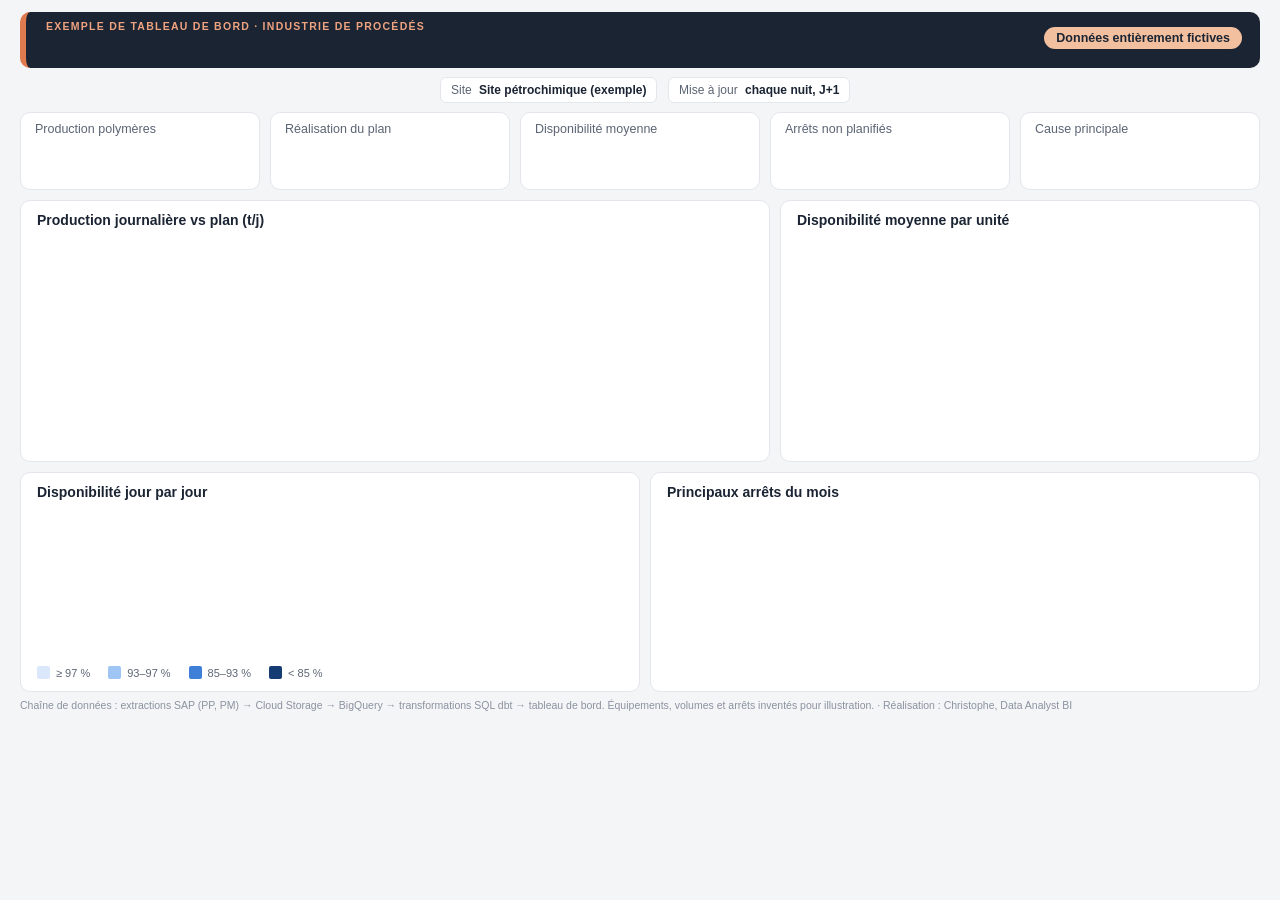
<file: powerbi/fond_de_page.html>
<!doctype html>
<!-- Source de l'image de fond de page Power BI (1280 x 720), exportée en PNG.
     ?plan dans l'URL : affiche en plus les emplacements des visuels (plan de montage). -->
<html lang="fr">
<head>
<meta charset="utf-8">
<title>Fond de page Power BI</title>
<style>
  :root { --fond:#F4F5F7; --carte:#FFFFFF; --bord:#E3E6EB; --texte:#1B2433; --texte2:#5B6473; --texte3:#8A92A0;
          --bandeau:#1B2433; --accent:#E07B4F; }
  * { box-sizing: border-box; margin: 0; }
  body { width: 1280px; height: 720px; background: var(--fond); font-family: "Segoe UI", Inter, sans-serif; color: var(--texte); position: relative; overflow: hidden; }
  .bloc { position: absolute; }
  .carte { background: var(--carte); border: 1px solid var(--bord); border-radius: 10px; }
  .titre { position: absolute; left: 16px; top: 11px; font-size: 14px; font-weight: 600; }
  .libelle { position: absolute; left: 14px; top: 9px; font-size: 12.5px; color: var(--texte2); }
  .bandeau { background: var(--bandeau); border-radius: 10px; border-left: 6px solid var(--accent); }
  .surtitre { position: absolute; left: 20px; top: 8px; font-size: 10.5px; font-weight: 600; letter-spacing: .12em; color: #F0A37F; }
  .badge { position: absolute; right: 18px; top: 15px; background: #F3C09F; color: var(--bandeau); font-size: 12.5px; font-weight: 600; padding: 4px 12px; border-radius: 999px; }
  .pastille { background: var(--carte); border: 1px solid var(--bord); border-radius: 6px; font-size: 12px; color: var(--texte2); padding: 5px 10px; white-space: nowrap; }
  .pastille b { color: var(--texte); margin-left: 4px; }
  .legende { position: absolute; left: 16px; bottom: 12px; display: flex; gap: 18px; font-size: 11px; color: var(--texte2); }
  .legende span { display: flex; align-items: center; gap: 6px; }
  .legende i { width: 13px; height: 13px; border-radius: 2px; display: inline-block; }
  .pied { position: absolute; left: 20px; top: 699px; font-size: 10.5px; color: var(--texte3); }
  /* Plan de montage (affiché seulement avec ?plan) */
  .zone { position: absolute; border: 2px dashed #2A78D6; background: rgba(42,120,214,.07); border-radius: 6px;
          font-size: 11px; color: #1C5CAB; padding: 4px 6px; line-height: 1.3; display: none; }
  .zone b { display: block; font-size: 11.5px; }
  body.plan .zone { display: block; }
</style>
</head>
<body>
  <!-- Bandeau : le titre dynamique est un visuel Carte posé dans la zone libre -->
  <div class="bloc bandeau" style="left:20px; top:12px; width:1240px; height:56px">
    <div class="surtitre">EXEMPLE DE TABLEAU DE BORD · INDUSTRIE DE PROCÉDÉS</div>
    <div class="badge">Données entièrement fictives</div>
  </div>

  <!-- Pastilles fixes (les segments Période et Unités sont posés à gauche) -->
  <div class="bloc pastille" style="left:440px; top:77px">Site <b>Site pétrochimique (exemple)</b></div>
  <div class="bloc pastille" style="left:668px; top:77px">Mise à jour <b>chaque nuit, J+1</b></div>

  <!-- 5 cartes d'indicateurs -->
  <div class="bloc carte" style="left:20px;   top:112px; width:240px; height:78px"><div class="libelle">Production polymères</div></div>
  <div class="bloc carte" style="left:270px;  top:112px; width:240px; height:78px"><div class="libelle">Réalisation du plan</div></div>
  <div class="bloc carte" style="left:520px;  top:112px; width:240px; height:78px"><div class="libelle">Disponibilité moyenne</div></div>
  <div class="bloc carte" style="left:770px;  top:112px; width:240px; height:78px"><div class="libelle">Arrêts non planifiés</div></div>
  <div class="bloc carte" style="left:1020px; top:112px; width:240px; height:78px"><div class="libelle">Cause principale</div></div>

  <!-- Graphiques -->
  <div class="bloc carte" style="left:20px;  top:200px; width:750px; height:262px"><div class="titre">Production journalière vs plan (t/j)</div></div>
  <div class="bloc carte" style="left:780px; top:200px; width:480px; height:262px"><div class="titre">Disponibilité moyenne par unité</div></div>
  <div class="bloc carte" style="left:20px;  top:472px; width:620px; height:220px">
    <div class="titre">Disponibilité jour par jour</div>
    <div class="legende">
      <span><i style="background:#DBE8FB"></i>≥ 97 %</span><span><i style="background:#9EC5F4"></i>93–97 %</span>
      <span><i style="background:#3F7FD8"></i>85–93 %</span><span><i style="background:#163D73"></i>&lt; 85 %</span>
    </div>
  </div>
  <div class="bloc carte" style="left:650px; top:472px; width:610px; height:220px"><div class="titre">Principaux arrêts du mois</div></div>

  <div class="pied">Chaîne de données : extractions SAP (PP, PM) → Cloud Storage → BigQuery → transformations SQL dbt → tableau de bord. Équipements, volumes et arrêts inventés pour illustration. · Réalisation : Christophe, Data Analyst BI</div>

  <!-- ============ Plan de montage : emplacements des visuels (x, y, largeur, hauteur) ============ -->
  <div class="zone" style="left:36px; top:30px; width:880px; height:34px"><b>① Carte (nouveau) : [Titre du rapport]</b>36, 30, 880, 34</div>
  <div class="zone" style="left:20px; top:76px; width:200px; height:30px"><b>② Segment Mois_Annee</b></div>
  <div class="zone" style="left:228px; top:76px; width:204px; height:30px"><b>③ Segment Unite</b></div>
  <div class="zone" style="left:28px; top:140px; width:224px; height:46px"><b>④ Carte : Production + [Texte plan]</b>28, 140, 224, 52</div>
  <div class="zone" style="left:278px; top:140px; width:224px; height:46px"><b>⑤ Carte : Réalisation + [Texte écart plan]</b>278, 140</div>
  <div class="zone" style="left:528px; top:140px; width:224px; height:46px"><b>⑥ Carte : Dispo + [Texte disponibilité]</b>528, 140</div>
  <div class="zone" style="left:778px; top:140px; width:224px; height:46px"><b>⑦ Carte : Heures arrêts + [Texte avis]</b>778, 140</div>
  <div class="zone" style="left:1028px; top:140px; width:224px; height:46px"><b>⑧ Carte : Cause + [Texte cause]</b>1028, 140</div>
  <div class="zone" style="left:28px; top:236px; width:734px; height:218px"><b>⑨ Courbes et histogramme groupé</b>28, 236, 734, 218 — Production, Plan (tirets), Marqueur, Zone incident (colonnes)</div>
  <div class="zone" style="left:788px; top:236px; width:464px; height:218px"><b>⑩ Barres groupées</b>788, 236, 464, 218 — Unite × [Disponibilité %], ligne constante 0,95</div>
  <div class="zone" style="left:28px; top:506px; width:604px; height:150px"><b>⑪ Matrice (carte de chaleur)</b>28, 506, 604, 150 — Unite × Jour, fond = [Couleur disponibilité]</div>
  <div class="zone" style="left:658px; top:506px; width:594px; height:178px"><b>⑫ Table des arrêts</b>658, 506, 594, 178 — Top 5 par durée</div>
  <script>if (location.search.includes("plan")) document.body.classList.add("plan");</script>
</body>
</html>
</file>
